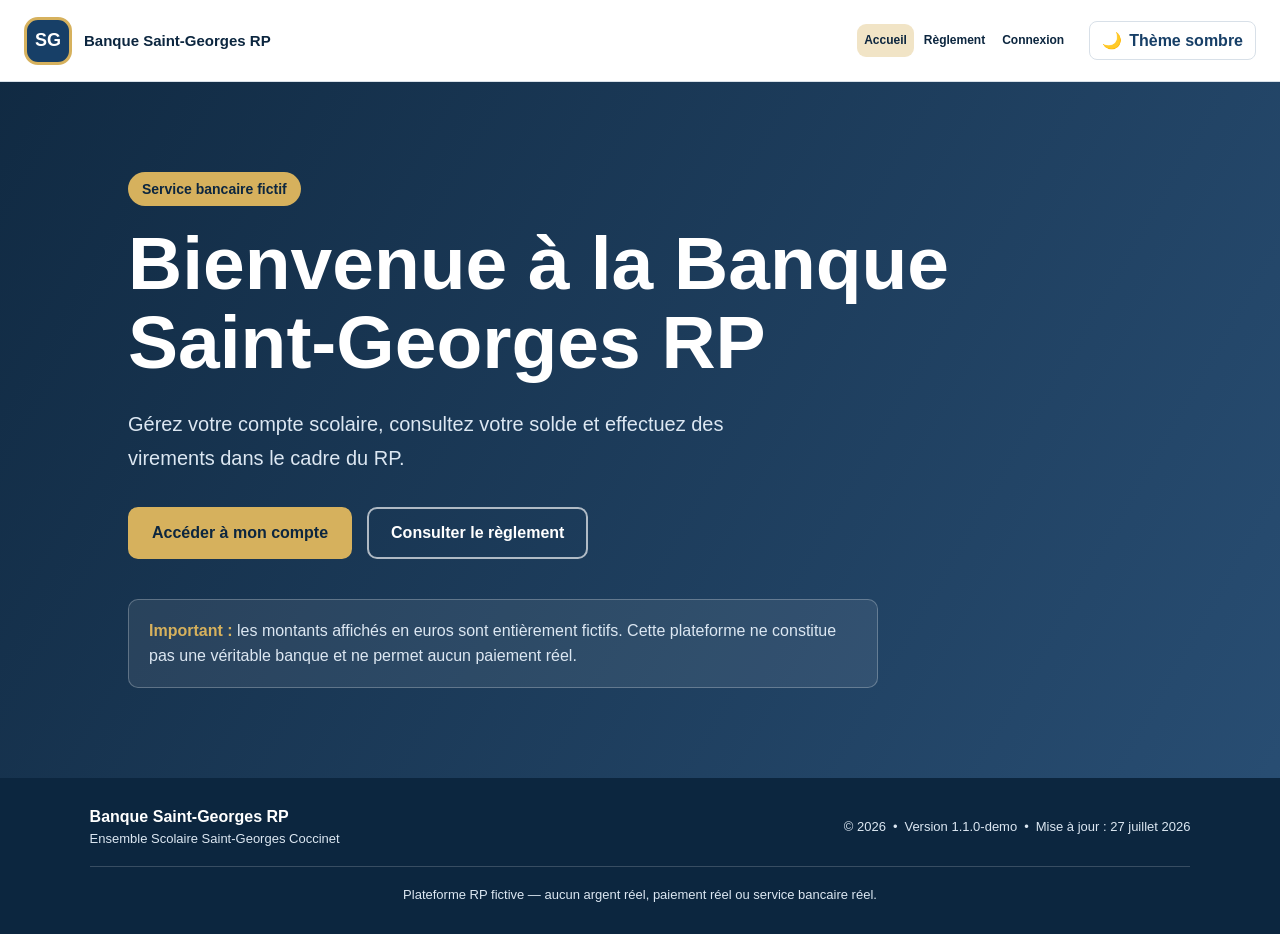
<file: index.html>
<!DOCTYPE html>
<html lang="fr">
<head>
    <meta charset="UTF-8">

    <meta
        name="viewport"
        content="width=device-width, initial-scale=1.0"
    >

    <meta
        name="description"
        content="Banque RP de l'Ensemble Scolaire Saint-Georges Coccinet"
    >

    <title>Banque Saint-Georges RP</title>

 <link rel="stylesheet" href="./style.css?v=28">
</head>

<body>
    <header>
        <div class="identite">
            <div class="logo">SG</div>

            <div>
                <strong>Banque Saint-Georges RP</strong>

                <p>
                    Ensemble Scolaire Saint-Georges Coccinet
                </p>
            </div>
        </div>

        <nav>
            <a href="./index.html">Accueil</a>
            <a href="./reglement.html">Règlement</a>
            <a href="./connexion.html">Connexion</a>
        </nav>
        <button
    class="bouton-theme"
    type="button"
    data-changer-theme
>
    <span aria-hidden="true">🌙</span>
    <span>Thème sombre</span>
</button>

    </header>

    <main>
        <section class="accueil">
            <p class="etiquette">
                Service bancaire fictif
            </p>

            <h1>
                Bienvenue à la Banque Saint-Georges RP
            </h1>

            <p class="description">
                Gérez votre compte scolaire, consultez votre solde
                et effectuez des virements dans le cadre du RP.
            </p>

            <div class="boutons">
                <a
                    class="bouton"
                    href="./connexion.html"
                >
                    Accéder à mon compte
                </a>

                <a
                    class="bouton secondaire"
                    href="./reglement.html"
                >
                    Consulter le règlement
                </a>
            </div>

            <div class="avertissement">
                <strong>Important :</strong>

                les montants affichés en euros sont entièrement fictifs.
                Cette plateforme ne constitue pas une véritable banque
                et ne permet aucun paiement réel.
            </div>
        </section>
    </main>

    <footer class="pied-page-site">
    <div class="contenu-pied-page">
        <div class="identite-pied-page">
            <strong>Banque Saint-Georges RP</strong>

            <span>
                Ensemble Scolaire Saint-Georges Coccinet
            </span>
        </div>

        <div class="informations-pied-page">
            <span>
                © <span data-annee-actuelle></span>
            </span>

            <span aria-hidden="true">•</span>

            <span>
                Version <span data-version-site></span>
            </span>

            <span aria-hidden="true">•</span>

            <span>
                Mise à jour :
                <span data-mise-a-jour-site></span>
            </span>
        </div>
    </div>

    <p class="mention-fictive-pied-page">
        Plateforme RP fictive — aucun argent réel,
        paiement réel ou service bancaire réel.
    </p>
</footer>


     <!-- Notifications et thème -->
    <script src="./notifications.js?v=3"></script>
    <script src="./theme.js?v=3"></script>

    <!-- Thème clair et sombre -->
<script src="./theme.js?v=3"></script>

<!-- Pied de page dynamique -->
<script src="./footer.js?v=3"></script>

    <!-- Retour en haut de la page -->
<script src="./retour-haut.js?v=1"></script>

    <!-- Progression de lecture -->
<script src="./progression-page.js?v=1"></script>

    <!-- Menu mobile -->
<script src="./menu-mobile.js?v=1"></script>

<!-- Navigation active -->
<script src="./navigation.js?v=3"></script>
</file>
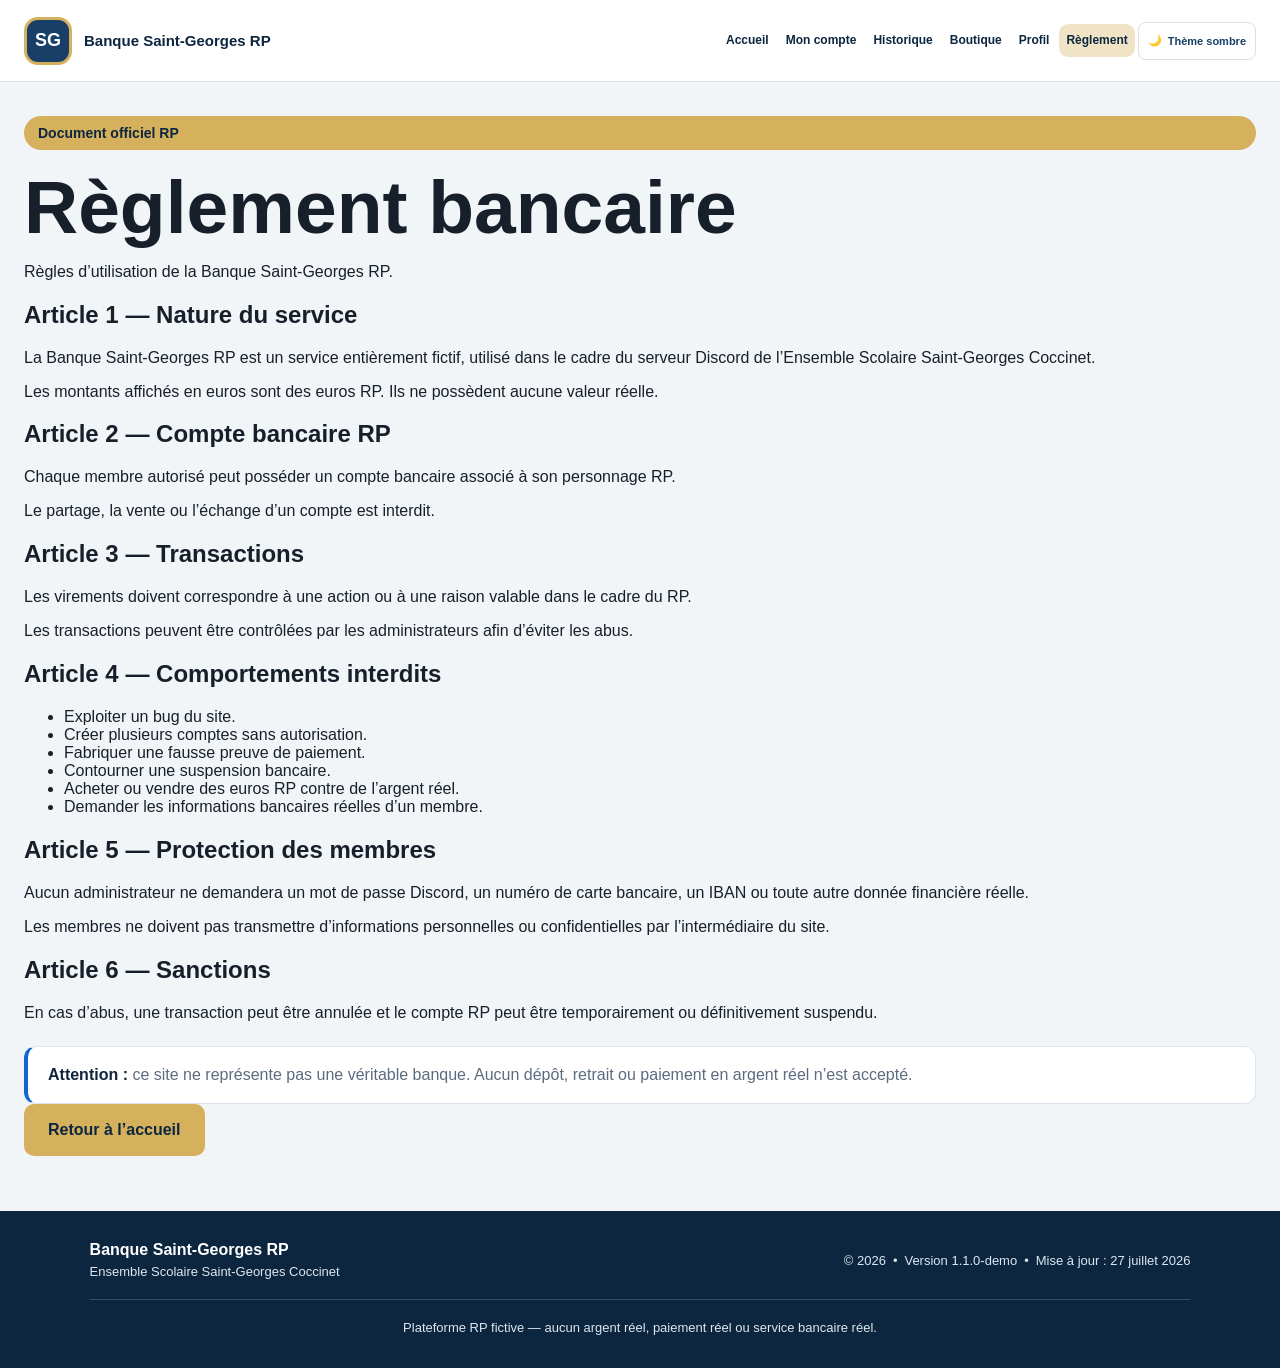
<file: reglement.html>
<!DOCTYPE html>
<html lang="fr">
<head>
    <meta charset="UTF-8">

    <meta
        name="viewport"
        content="width=device-width, initial-scale=1.0"
    >

    <meta
        name="description"
        content="Règlement de la Banque Saint-Georges RP"
    >

    <title>Règlement — Banque Saint-Georges RP</title>

   <link rel="stylesheet" href="./style.css?v=28">
</head>

<body>
    <header>
        <div class="identite">
            <div class="logo">SG</div>

            <div>
                <strong>Banque Saint-Georges RP</strong>

                <p>
                    Ensemble Scolaire Saint-Georges Coccinet
                </p>
            </div>
        </div>

        <nav>
            <a href="./index.html">Accueil</a>
            <a href="./dashboard.html">Mon compte</a>
            <a href="./historique.html">Historique</a>
            <a href="./boutique.html">Boutique</a>
            <a href="./profil.html">Profil</a>
            <a href="./reglement.html">Règlement</a>
            <button
    class="bouton-theme"
    type="button"
    data-changer-theme
>
    <span aria-hidden="true">🌙</span>
    <span>Thème sombre</span>
</button>

        </nav>
    </header>

    <main class="page-interieure">
        <section class="conteneur">
            <div class="titre-page">
                <p class="etiquette">Document officiel RP</p>

                <h1>Règlement bancaire</h1>

                <p>
                    Règles d’utilisation de la Banque Saint-Georges RP.
                </p>
            </div>

            <div class="bloc-reglement">
                <article>
                    <h2>Article 1 — Nature du service</h2>

                    <p>
                        La Banque Saint-Georges RP est un service entièrement
                        fictif, utilisé dans le cadre du serveur Discord de
                        l’Ensemble Scolaire Saint-Georges Coccinet.
                    </p>

                    <p>
                        Les montants affichés en euros sont des euros RP.
                        Ils ne possèdent aucune valeur réelle.
                    </p>
                </article>

                <article>
                    <h2>Article 2 — Compte bancaire RP</h2>

                    <p>
                        Chaque membre autorisé peut posséder un compte bancaire
                        associé à son personnage RP.
                    </p>

                    <p>
                        Le partage, la vente ou l’échange d’un compte est
                        interdit.
                    </p>
                </article>

                <article>
                    <h2>Article 3 — Transactions</h2>

                    <p>
                        Les virements doivent correspondre à une action ou à
                        une raison valable dans le cadre du RP.
                    </p>

                    <p>
                        Les transactions peuvent être contrôlées par les
                        administrateurs afin d’éviter les abus.
                    </p>
                </article>

                <article>
                    <h2>Article 4 — Comportements interdits</h2>

                    <ul>
                        <li>Exploiter un bug du site.</li>
                        <li>Créer plusieurs comptes sans autorisation.</li>
                        <li>Fabriquer une fausse preuve de paiement.</li>
                        <li>Contourner une suspension bancaire.</li>

                        <li>
                            Acheter ou vendre des euros RP contre de
                            l’argent réel.
                        </li>

                        <li>
                            Demander les informations bancaires réelles
                            d’un membre.
                        </li>
                    </ul>
                </article>

                <article>
                    <h2>Article 5 — Protection des membres</h2>

                    <p>
                        Aucun administrateur ne demandera un mot de passe
                        Discord, un numéro de carte bancaire, un IBAN ou
                        toute autre donnée financière réelle.
                    </p>

                    <p>
                        Les membres ne doivent pas transmettre d’informations
                        personnelles ou confidentielles par l’intermédiaire
                        du site.
                    </p>
                </article>

                <article>
                    <h2>Article 6 — Sanctions</h2>

                    <p>
                        En cas d’abus, une transaction peut être annulée et
                        le compte RP peut être temporairement ou définitivement
                        suspendu.
                    </p>
                </article>
            </div>

            <div class="encadre-important">
                <strong>Attention :</strong>

                ce site ne représente pas une véritable banque. Aucun dépôt,
                retrait ou paiement en argent réel n’est accepté.
            </div>

            <a class="bouton retour" href="./index.html">
                Retour à l’accueil
            </a>
        </section>
    </main>

    <footer class="pied-page-site">
    <div class="contenu-pied-page">
        <div class="identite-pied-page">
            <strong>
                Banque Saint-Georges RP
            </strong>

            <span>
                Ensemble Scolaire Saint-Georges Coccinet
            </span>
        </div>

        <div class="informations-pied-page">
            <span>
                © <span data-annee-actuelle></span>
            </span>

            <span aria-hidden="true">•</span>

            <span>
                Version
                <span data-version-site></span>
            </span>

            <span aria-hidden="true">•</span>

            <span>
                Mise à jour :
                <span data-mise-a-jour-site></span>
            </span>
        </div>
    </div>

    <p class="mention-fictive-pied-page">
        Plateforme RP fictive — aucun argent réel,
        paiement réel ou service bancaire réel.
    </p>
</footer>

    <!-- Notifications -->
    <script src="./notifications.js?v=3"></script>

    <!-- Thème clair et sombre -->
    <script src="./theme.js?v=3"></script>

    <!-- Pied de page dynamique -->
    <script src="./footer.js?v=3"></script>

    <!-- Retour en haut de la page -->
<script src="./retour-haut.js?v=1"></script>

    <!-- Progression de lecture -->
<script src="./progression-page.js?v=1"></script>

    <!-- Menu mobile -->
<script src="./menu-mobile.js?v=1"></script>

    <!-- Navigation active -->
    <script src="./navigation.js?v=3"></script>
</body>
</html>
</file>
<file: style.css>
:root {
    --bleu-principal: #173f67;
    --bleu-fonce: #0c263f;
    --dore: #d6b15d;
    --blanc: #ffffff;
    --texte: #17202a;
    --texte-clair: #dce7f2;
    --fond: #f2f5f8;
    --bordure: #d8e0e8;
}

* {
    box-sizing: border-box;
}

html {
    scroll-behavior: smooth;
}

body {
    min-height: 100vh;
    margin: 0;
    display: flex;
    flex-direction: column;
    color: var(--texte);
    background-color: var(--fond);
    font-family: Arial, Helvetica, sans-serif;
}

header {
    display: flex;
    justify-content: space-between;
    align-items: center;
    gap: 30px;
    padding: 18px 7%;
    background-color: var(--blanc);
    border-bottom: 1px solid var(--bordure);
}

.identite {
    display: flex;
    align-items: center;
    gap: 14px;
}

.identite strong {
    color: var(--bleu-fonce);
    font-size: 18px;
}

.identite p {
    margin: 4px 0 0;
    color: #647282;
    font-size: 13px;
}

.logo {
    display: grid;
    width: 52px;
    height: 52px;
    place-items: center;
    flex-shrink: 0;
    color: var(--blanc);
    background-color: var(--bleu-principal);
    border: 3px solid var(--dore);
    border-radius: 14px;
    font-size: 18px;
    font-weight: bold;
}

nav {
    display: flex;
    align-items: center;
    gap: 24px;
}

nav a {
    color: var(--bleu-fonce);
    text-decoration: none;
    font-weight: bold;
}

nav a:hover {
    color: var(--dore);
}

main {
    flex: 1;
}

.accueil {
    min-height: 650px;
    display: flex;
    flex-direction: column;
    justify-content: center;
    align-items: flex-start;
    padding: 90px 10%;
    color: var(--blanc);
    background:
        linear-gradient(
            120deg,
            rgba(12, 38, 63, 0.98),
            rgba(23, 63, 103, 0.92)
        );
}

.etiquette {
    margin: 0 0 18px;
    padding: 9px 14px;
    color: var(--bleu-fonce);
    background-color: var(--dore);
    border-radius: 50px;
    font-size: 14px;
    font-weight: bold;
}

h1 {
    max-width: 850px;
    margin: 0;
    font-size: clamp(42px, 7vw, 75px);
    line-height: 1.05;
}

.description {
    max-width: 680px;
    margin: 25px 0 0;
    color: var(--texte-clair);
    font-size: 20px;
    line-height: 1.7;
}

.boutons {
    display: flex;
    flex-wrap: wrap;
    gap: 15px;
    margin-top: 32px;
}

.bouton {
    display: inline-block;
    padding: 15px 22px;
    color: var(--bleu-fonce);
    background-color: var(--dore);
    border: 2px solid var(--dore);
    border-radius: 10px;
    text-decoration: none;
    font-weight: bold;
    transition:
        transform 0.2s ease,
        background-color 0.2s ease;
}

.bouton:hover {
    transform: translateY(-2px);
    background-color: #e7c979;
}

.bouton.secondaire {
    color: var(--blanc);
    background-color: transparent;
    border-color: rgba(255, 255, 255, 0.65);
}

.bouton.secondaire:hover {
    background-color: rgba(255, 255, 255, 0.1);
}

.avertissement {
    max-width: 750px;
    margin-top: 40px;
    padding: 18px 20px;
    color: var(--texte-clair);
    background-color: rgba(255, 255, 255, 0.08);
    border: 1px solid rgba(255, 255, 255, 0.25);
    border-radius: 10px;
    line-height: 1.6;
}

.avertissement strong {
    color: var(--dore);
}

footer {
    padding: 28px 7%;
    color: var(--texte-clair);
    text-align: center;
    background-color: var(--bleu-fonce);
}

footer p {
    margin: 6px 0;
}

@media (max-width: 700px) {
    header {
        flex-direction: column;
        text-align: center;
    }

    .identite {
        flex-direction: column;
    }

    nav {
        flex-wrap: wrap;
        justify-content: center;
    }

    .accueil {
        min-height: 600px;
        padding: 70px 7%;
        align-items: center;
        text-align: center;
    }

    .description {
        font-size: 17px;
    }
.page-interieure {
    padding: 70px 20px;
    background-color: var(--fond);
}

.conteneur {
    max-width: 950px;
    margin: 0 auto;
}

.titre-page {
    margin-bottom: 35px;
    padding: 40px;
    color: var(--blanc);
    background-color: var(--bleu-principal);
    border-radius: 18px;
}

.titre-page h1 {
    margin-top: 15px;
    font-size: clamp(36px, 6vw, 58px);
}

.titre-page > p:last-child {
    margin-bottom: 0;
    color: var(--texte-clair);
    font-size: 18px;
}

.bloc-reglement {
    padding: 20px 40px;
    background-color: var(--blanc);
    border: 1px solid var(--bordure);
    border-radius: 18px;
}

.bloc-reglement article {
    padding: 25px 0;
    border-bottom: 1px solid var(--bordure);
}

.bloc-reglement article:last-child {
    border-bottom: 0;
}

.bloc-reglement h2 {
    margin-top: 0;
    color: var(--bleu-principal);
}

.bloc-reglement p,
.bloc-reglement li {
    line-height: 1.7;
}

.bloc-reglement li {
    margin-bottom: 8px;
}

.encadre-important {
    margin-top: 25px;
    padding: 20px;
    color: #543d00;
    background-color: #fff3cd;
    border: 1px solid #e5c96f;
    border-radius: 10px;
    line-height: 1.6;
}

.retour {
    margin-top: 25px;
}

@media (max-width: 600px) {
    .page-interieure {
        padding: 35px 12px;
    }

    .titre-page,
    .bloc-reglement {
        padding: 25px 20px;
    }
}

    .boutons {
        justify-content: center;
    }
}
/* Tableau de bord */

.entete-dashboard {
    display: flex;
    justify-content: space-between;
    align-items: center;
    gap: 30px;
    margin-bottom: 30px;
}

.entete-dashboard h1 {
    margin: 8px 0;
    color: var(--bleu-fonce);
    font-size: clamp(34px, 5vw, 52px);
}

.entete-dashboard > div > p:last-child {
    margin-bottom: 0;
    color: #647282;
    font-size: 17px;
}

.petit-titre {
    margin: 0;
    color: var(--bleu-principal);
    font-size: 13px;
    font-weight: bold;
    letter-spacing: 1px;
    text-transform: uppercase;
}

.statut-compte {
    display: flex;
    align-items: center;
    gap: 9px;
    flex-shrink: 0;
    padding: 11px 16px;
    color: #12633e;
    background-color: #e3f6eb;
    border: 1px solid #acd8bd;
    border-radius: 50px;
    font-weight: bold;
}

.point-statut {
    width: 10px;
    height: 10px;
    background-color: #168851;
    border-radius: 50%;
}

.grille-dashboard {
    display: grid;
    grid-template-columns: 1.4fr 0.8fr;
    gap: 24px;
}

.carte-solde,
.carte-information,
.operations {
    border-radius: 18px;
    box-shadow: 0 10px 30px rgba(12, 38, 63, 0.08);
}

.carte-solde {
    padding: 36px;
    color: var(--blanc);
    background:
        linear-gradient(
            135deg,
            var(--bleu-fonce),
            var(--bleu-principal)
        );
}

.carte-solde > p {
    margin-top: 0;
    color: var(--texte-clair);
}

.carte-solde h2 {
    margin: 10px 0 30px;
    font-size: clamp(38px, 6vw, 58px);
}

.carte-solde h2 small {
    color: var(--dore);
    font-size: 17px;
}

.details-compte {
    display: flex;
    justify-content: space-between;
    gap: 20px;
    padding-top: 22px;
    border-top: 1px solid rgba(255, 255, 255, 0.22);
}

.details-compte span {
    color: var(--texte-clair);
}

.actions-compte {
    display: flex;
    flex-wrap: wrap;
    gap: 12px;
    margin-top: 30px;
}

.actions-compte .bouton {
    background-color: var(--dore);
}

.bouton-clair {
    display: inline-block;
    padding: 15px 22px;
    color: var(--blanc);
    background-color: transparent;
    border: 2px solid rgba(255, 255, 255, 0.5);
    border-radius: 10px;
    text-decoration: none;
    font-weight: bold;
}

.bouton-clair:hover {
    background-color: rgba(255, 255, 255, 0.1);
}

.carte-information {
    padding: 30px;
    background-color: var(--blanc);
    border: 1px solid var(--bordure);
}

.carte-information h2 {
    margin-top: 0;
    color: var(--bleu-principal);
}

.carte-information dl {
    margin: 0;
}

.carte-information dl div {
    padding: 18px 0;
    border-bottom: 1px solid var(--bordure);
}

.carte-information dl div:last-child {
    border-bottom: 0;
}

.carte-information dt {
    margin-bottom: 6px;
    color: #647282;
    font-size: 13px;
}

.carte-information dd {
    margin: 0;
    font-weight: bold;
}

.texte-vert {
    color: #168851;
}

.operations {
    margin-top: 30px;
    padding: 30px;
    background-color: var(--blanc);
    border: 1px solid var(--bordure);
}

.titre-section h2 {
    margin: 7px 0 25px;
    color: var(--bleu-fonce);
    font-size: 28px;
}

.liste-operations {
    border-top: 1px solid var(--bordure);
}

.ligne-operation {
    display: grid;
    grid-template-columns: auto 1fr auto auto;
    align-items: center;
    gap: 18px;
    padding: 20px 0;
    border-bottom: 1px solid var(--bordure);
}

.ligne-operation:last-child {
    border-bottom: 0;
}

.icone-operation {
    display: grid;
    width: 42px;
    height: 42px;
    place-items: center;
    border-radius: 12px;
    font-size: 22px;
    font-weight: bold;
}

.icone-operation.revenu {
    color: #12633e;
    background-color: #e3f6eb;
}

.icone-operation.depense {
    color: #9d3030;
    background-color: #fdeaea;
}

.description-operation {
    display: flex;
    flex-direction: column;
    gap: 5px;
}

.description-operation span,
.date-operation {
    color: #647282;
    font-size: 14px;
}

.montant {
    min-width: 100px;
    text-align: right;
}

.montant.positif {
    color: #168851;
}

.montant.negatif {
    color: #b13a3a;
}

@media (max-width: 800px) {
    .entete-dashboard {
        flex-direction: column;
        align-items: flex-start;
    }

    .grille-dashboard {
        grid-template-columns: 1fr;
    }

    .ligne-operation {
        grid-template-columns: auto 1fr auto;
    }

    .date-operation {
        display: none;
    }
}

@media (max-width: 520px) {
    .carte-solde,
    .carte-information,
    .operations {
        padding: 22px;
    }

    .details-compte {
        flex-direction: column;
    }

    .ligne-operation {
        grid-template-columns: auto 1fr;
    }

    .montant {
        grid-column: 2;
        min-width: auto;
        text-align: left;
    }
}
/* Page de virement */

.entete-virement {
    display: flex;
    justify-content: space-between;
    align-items: center;
    gap: 30px;
    margin-bottom: 30px;
}

.entete-virement h1 {
    margin: 8px 0;
    color: var(--bleu-fonce);
    font-size: clamp(34px, 5vw, 52px);
}

.entete-virement > div > p:last-child {
    margin-bottom: 0;
    color: #647282;
    font-size: 17px;
}

.retour-dashboard {
    flex-shrink: 0;
    color: var(--bleu-principal);
    text-decoration: none;
    font-weight: bold;
}

.retour-dashboard:hover {
    text-decoration: underline;
}

.grille-virement {
    display: grid;
    grid-template-columns: 1.3fr 0.7fr;
    align-items: start;
    gap: 24px;
}

.formulaire-virement,
.aide-virement {
    padding: 32px;
    background-color: var(--blanc);
    border: 1px solid var(--bordure);
    border-radius: 18px;
    box-shadow: 0 10px 30px rgba(12, 38, 63, 0.08);
}

.solde-formulaire {
    display: flex;
    justify-content: space-between;
    align-items: center;
    gap: 20px;
    margin-bottom: 30px;
    padding: 20px;
    color: var(--blanc);
    background:
        linear-gradient(
            135deg,
            var(--bleu-fonce),
            var(--bleu-principal)
        );
    border-radius: 12px;
}

.solde-formulaire span {
    color: var(--texte-clair);
}

.solde-formulaire strong {
    color: var(--dore);
    font-size: 21px;
}

.champ {
    margin-bottom: 24px;
}

.champ label {
    display: block;
    margin-bottom: 9px;
    color: var(--bleu-fonce);
    font-weight: bold;
}

.champ input,
.champ textarea {
    width: 100%;
    padding: 14px 15px;
    color: var(--texte);
    background-color: #fbfcfd;
    border: 1px solid #bdc8d3;
    border-radius: 9px;
    font: inherit;
    outline: none;
    transition:
        border-color 0.2s ease,
        box-shadow 0.2s ease;
}

.champ textarea {
    min-height: 115px;
    resize: vertical;
}

.champ input:focus,
.champ textarea:focus {
    border-color: var(--bleu-principal);
    box-shadow: 0 0 0 3px rgba(23, 63, 103, 0.14);
}

.champ small {
    display: block;
    margin-top: 7px;
    color: #647282;
    line-height: 1.4;
}

.champ-montant {
    position: relative;
}

.champ-montant input {
    padding-right: 75px;
}

.champ-montant span {
    position: absolute;
    top: 50%;
    right: 15px;
    color: var(--bleu-principal);
    font-weight: bold;
    transform: translateY(-50%);
}

.confirmation-reglement {
    display: flex;
    align-items: flex-start;
    gap: 11px;
    margin-bottom: 24px;
    line-height: 1.5;
    cursor: pointer;
}

.confirmation-reglement input {
    width: 18px;
    height: 18px;
    margin-top: 2px;
    flex-shrink: 0;
    accent-color: var(--bleu-principal);
}

.bouton-validation {
    width: 100%;
    cursor: pointer;
    font: inherit;
}

.note-formulaire {
    margin: 16px 0 0;
    color: #647282;
    text-align: center;
    font-size: 13px;
    line-height: 1.5;
}

.aide-virement h2 {
    margin-top: 0;
    color: var(--bleu-principal);
}

.aide-virement ul {
    margin: 20px 0;
    padding-left: 22px;
}

.aide-virement li {
    margin-bottom: 14px;
    line-height: 1.6;
}

.limite-virement {
    display: flex;
    flex-direction: column;
    gap: 7px;
    margin-top: 25px;
    padding: 18px;
    background-color: #eef4fa;
    border-left: 4px solid var(--bleu-principal);
    border-radius: 8px;
}

.limite-virement span {
    color: #647282;
    font-size: 13px;
}

.limite-virement strong {
    color: var(--bleu-fonce);
}

@media (max-width: 800px) {
    .entete-virement {
        flex-direction: column;
        align-items: flex-start;
    }

    .grille-virement {
        grid-template-columns: 1fr;
    }
}

@media (max-width: 520px) {
    .formulaire-virement,
    .aide-virement {
        padding: 22px;
    }

    .solde-formulaire {
        flex-direction: column;
        align-items: flex-start;
    }
}
/* Résultat de la vérification du virement */

.message-virement {
    display: flex;
    flex-direction: column;
    gap: 9px;
    margin-top: 22px;
    padding: 18px;
    border-radius: 10px;
    line-height: 1.5;
}

.message-virement.erreur {
    color: #812828;
    background-color: #fdeaea;
    border: 1px solid #e5aaaa;
}

.message-virement.succes {
    color: #125b39;
    background-color: #e3f6eb;
    border: 1px solid #acd8bd;
}

.message-virement > strong {
    font-size: 18px;
}

.message-virement span {
    display: block;
}

.message-virement em {
    margin-top: 5px;
    font-size: 13px;
}
/* Confirmation et reçu du virement */

.confirmer-virement {
    margin-top: 12px;
    cursor: pointer;
}

.confirmer-virement:disabled {
    cursor: wait;
    opacity: 0.65;
}

.message-virement.succes-final {
    color: #ffffff;
    background:
        linear-gradient(
            135deg,
            #125b39,
            #168851
        );
    border: 1px solid #0e5332;
}

.message-virement.succes-final em {
    color: #d9f5e6;
}
/* Page d’historique */

.entete-historique {
    display: flex;
    justify-content: space-between;
    align-items: center;
    gap: 30px;
    margin-bottom: 30px;
}

.entete-historique h1 {
    margin: 8px 0;
    color: var(--bleu-fonce);
    font-size: clamp(34px, 5vw, 52px);
}

.entete-historique > div > p:last-child {
    margin-bottom: 0;
    color: #647282;
    font-size: 17px;
}

.resume-historique {
    display: grid;
    grid-template-columns: repeat(3, 1fr);
    gap: 20px;
    margin-bottom: 30px;
}

.resume-historique article {
    display: flex;
    flex-direction: column;
    gap: 10px;
    padding: 25px;
    background-color: var(--blanc);
    border: 1px solid var(--bordure);
    border-radius: 14px;
    box-shadow: 0 8px 25px rgba(12, 38, 63, 0.06);
}

.resume-historique span {
    color: #647282;
    font-size: 14px;
}

.resume-historique strong {
    color: var(--bleu-fonce);
    font-size: 22px;
}

.resume-historique .texte-vert {
    color: #168851;
}

.resume-historique .texte-rouge {
    color: #b13a3a;
}

.historique-complet {
    padding: 30px;
    background-color: var(--blanc);
    border: 1px solid var(--bordure);
    border-radius: 18px;
    box-shadow: 0 10px 30px rgba(12, 38, 63, 0.08);
}

@media (max-width: 800px) {
    .entete-historique {
        flex-direction: column;
        align-items: flex-start;
    }

    .resume-historique {
        grid-template-columns: 1fr;
    }
}

@media (max-width: 520px) {
    .historique-complet {
        padding: 22px;
    }

    .resume-historique article {
        padding: 20px;
    }
}
/* Page de connexion */

.page-connexion {
    min-height: 700px;
    display: grid;
    place-items: center;
    padding: 70px 20px;
    background:
        radial-gradient(
            circle at top left,
            rgba(214, 177, 93, 0.18),
            transparent 35%
        ),
        linear-gradient(
            135deg,
            var(--bleu-fonce),
            var(--bleu-principal)
        );
}

.carte-connexion {
    width: 100%;
    max-width: 520px;
    padding: 42px;
    text-align: center;
    background-color: var(--blanc);
    border: 1px solid rgba(255, 255, 255, 0.35);
    border-radius: 22px;
    box-shadow: 0 24px 65px rgba(0, 0, 0, 0.25);
}

.icone-connexion {
    display: grid;
    width: 75px;
    height: 75px;
    margin: 0 auto 24px;
    place-items: center;
    color: var(--blanc);
    background-color: var(--bleu-principal);
    border: 4px solid var(--dore);
    border-radius: 20px;
    font-size: 24px;
    font-weight: bold;
}

.carte-connexion h1 {
    margin: 10px 0 15px;
    color: var(--bleu-fonce);
    font-size: 46px;
}

.description-connexion {
    margin: 0 auto 28px;
    color: #647282;
    line-height: 1.7;
}

.bouton-discord {
    width: 100%;
    display: flex;
    justify-content: center;
    align-items: center;
    gap: 12px;
    padding: 15px 20px;
    color: #ffffff;
    background-color: #5865f2;
    border: 0;
    border-radius: 10px;
    cursor: pointer;
    font: inherit;
    font-weight: bold;
    transition:
        background-color 0.2s ease,
        transform 0.2s ease;
}

.bouton-discord:hover {
    background-color: #4752c4;
    transform: translateY(-2px);
}

.logo-discord {
    font-size: 22px;
}

.message-connexion {
    margin-top: 18px;
    padding: 15px;
    color: #543d00;
    background-color: #fff3cd;
    border: 1px solid #e5c96f;
    border-radius: 9px;
    line-height: 1.5;
}

.message-connexion[hidden] {
    display: none;
}

.separation {
    display: flex;
    align-items: center;
    gap: 15px;
    margin: 28px 0;
    color: #647282;
    font-size: 13px;
}

.separation::before,
.separation::after {
    height: 1px;
    flex: 1;
    content: "";
    background-color: var(--bordure);
}

.securite-connexion {
    margin: 0;
    padding-left: 23px;
    color: #526170;
    text-align: left;
}

.securite-connexion li {
    margin-bottom: 12px;
    line-height: 1.5;
}

.lien-retour {
    display: inline-block;
    margin-top: 18px;
    color: var(--bleu-principal);
    text-decoration: none;
    font-weight: bold;
}

.lien-retour:hover {
    text-decoration: underline;
}

@media (max-width: 520px) {
    .page-connexion {
        padding: 35px 12px;
    }

    .carte-connexion {
        padding: 30px 22px;
    }

    .carte-connexion h1 {
        font-size: 38px;
    }
}
/* Page de profil */

.entete-profil {
    display: flex;
    justify-content: space-between;
    align-items: center;
    gap: 30px;
    margin-bottom: 30px;
}

.entete-profil h1 {
    margin: 8px 0;
    color: var(--bleu-fonce);
    font-size: clamp(34px, 5vw, 52px);
}

.entete-profil > div > p:last-child {
    margin-bottom: 0;
    color: #647282;
    font-size: 17px;
}

.grille-profil {
    display: grid;
    grid-template-columns: 0.65fr 1.35fr;
    align-items: start;
    gap: 24px;
}

.carte-identite-profil,
.informations-profil,
.securite-profil {
    background-color: var(--blanc);
    border: 1px solid var(--bordure);
    border-radius: 18px;
    box-shadow: 0 10px 30px rgba(12, 38, 63, 0.08);
}

.carte-identite-profil {
    padding: 35px;
    text-align: center;
}

.avatar-profil {
    display: grid;
    width: 110px;
    height: 110px;
    margin: 0 auto 22px;
    place-items: center;
    color: var(--blanc);
    background:
        linear-gradient(
            135deg,
            var(--bleu-fonce),
            var(--bleu-principal)
        );
    border: 5px solid var(--dore);
    border-radius: 50%;
    font-size: 34px;
    font-weight: bold;
    box-shadow: 0 10px 25px rgba(12, 38, 63, 0.18);
}

.carte-identite-profil h2 {
    margin: 0;
    color: var(--bleu-fonce);
    font-size: 28px;
}

.role-profil {
    margin: 8px 0 20px;
    color: #647282;
    font-size: 17px;
}

.badge-compte-actif {
    display: inline-flex;
    align-items: center;
    gap: 9px;
    padding: 10px 15px;
    color: #12633e;
    background-color: #e3f6eb;
    border: 1px solid #acd8bd;
    border-radius: 50px;
    font-weight: bold;
}

.mention-demo {
    margin: 20px 0 0;
    color: #7c8793;
    font-size: 13px;
}

.informations-profil {
    padding: 32px;
}

.titre-carte-profil {
    padding-bottom: 22px;
    border-bottom: 1px solid var(--bordure);
}

.titre-carte-profil h2 {
    margin: 7px 0 0;
    color: var(--bleu-fonce);
    font-size: 28px;
}

.liste-informations-profil {
    margin: 0;
}

.liste-informations-profil > div {
    display: grid;
    grid-template-columns: 1fr 1fr;
    gap: 25px;
    padding: 19px 0;
    border-bottom: 1px solid var(--bordure);
}

.liste-informations-profil > div:last-child {
    border-bottom: 0;
}

.liste-informations-profil dt {
    color: #647282;
}

.liste-informations-profil dd {
    margin: 0;
    color: var(--bleu-fonce);
    text-align: right;
    font-weight: bold;
}

.liste-informations-profil dd.texte-vert {
    color: #168851;
}

.securite-profil {
    display: flex;
    justify-content: space-between;
    align-items: center;
    gap: 35px;
    margin-top: 30px;
    padding: 30px;
}

.securite-profil h2 {
    margin: 7px 0 10px;
    color: var(--bleu-fonce);
}

.securite-profil div > p:last-child {
    max-width: 660px;
    margin-bottom: 0;
    color: #647282;
    line-height: 1.6;
}

.bouton-deconnexion {
    flex-shrink: 0;
    padding: 13px 19px;
    color: #9d3030;
    background-color: #fdeaea;
    border: 1px solid #e5aaaa;
    border-radius: 9px;
    text-decoration: none;
    font-weight: bold;
    transition:
        color 0.2s ease,
        background-color 0.2s ease;
}

.bouton-deconnexion:hover {
    color: #ffffff;
    background-color: #b13a3a;
}

@media (max-width: 800px) {
    .entete-profil {
        flex-direction: column;
        align-items: flex-start;
    }

    .grille-profil {
        grid-template-columns: 1fr;
    }

    .securite-profil {
        flex-direction: column;
        align-items: flex-start;
    }
}

@media (max-width: 520px) {
    .carte-identite-profil,
    .informations-profil,
    .securite-profil {
        padding: 22px;
    }

    .liste-informations-profil > div {
        grid-template-columns: 1fr;
        gap: 7px;
    }

    .liste-informations-profil dd {
        text-align: left;
    }
}
/* Page de la boutique */

.entete-boutique {
    display: flex;
    justify-content: space-between;
    align-items: center;
    gap: 30px;
    margin-bottom: 30px;
}

.entete-boutique h1 {
    margin: 8px 0;
    color: var(--bleu-fonce);
    font-size: clamp(34px, 5vw, 52px);
}

.entete-boutique > div:first-child > p:last-child {
    margin-bottom: 0;
    color: #647282;
    font-size: 17px;
}

.solde-boutique {
    display: flex;
    flex-direction: column;
    gap: 7px;
    flex-shrink: 0;
    padding: 18px 22px;
    color: var(--blanc);
    background:
        linear-gradient(
            135deg,
            var(--bleu-fonce),
            var(--bleu-principal)
        );
    border: 2px solid var(--dore);
    border-radius: 14px;
    box-shadow: 0 8px 25px rgba(12, 38, 63, 0.14);
}

.solde-boutique span {
    color: var(--texte-clair);
    font-size: 13px;
}

.solde-boutique strong {
    color: var(--dore);
    font-size: 22px;
}

.filtres-boutique {
    display: flex;
    flex-wrap: wrap;
    gap: 10px;
    margin-bottom: 28px;
}

.filtre {
    padding: 11px 17px;
    color: var(--bleu-principal);
    background-color: var(--blanc);
    border: 1px solid var(--bordure);
    border-radius: 50px;
    cursor: pointer;
    font: inherit;
    font-weight: bold;
    transition:
        color 0.2s ease,
        background-color 0.2s ease,
        border-color 0.2s ease;
}

.filtre:hover,
.filtre.actif {
    color: var(--blanc);
    background-color: var(--bleu-principal);
    border-color: var(--bleu-principal);
}

.grille-boutique {
    display: grid;
    grid-template-columns: repeat(3, 1fr);
    gap: 24px;
}

.article-boutique {
    display: flex;
    flex-direction: column;
    overflow: hidden;
    background-color: var(--blanc);
    border: 1px solid var(--bordure);
    border-radius: 18px;
    box-shadow: 0 10px 30px rgba(12, 38, 63, 0.08);
    transition:
        transform 0.2s ease,
        box-shadow 0.2s ease;
}

.article-boutique:hover {
    transform: translateY(-5px);
    box-shadow: 0 16px 38px rgba(12, 38, 63, 0.14);
}

.illustration-article {
    display: grid;
    min-height: 150px;
    place-items: center;
    background:
        linear-gradient(
            135deg,
            #eaf0f6,
            #f8fafc
        );
    border-bottom: 1px solid var(--bordure);
    font-size: 64px;
}

.contenu-article {
    display: flex;
    flex: 1;
    flex-direction: column;
    padding: 25px;
}

.categorie-article {
    align-self: flex-start;
    padding: 6px 10px;
    color: var(--bleu-principal);
    background-color: #eaf0f6;
    border-radius: 50px;
    font-size: 12px;
    font-weight: bold;
    text-transform: uppercase;
}

.contenu-article h2 {
    margin: 16px 0 10px;
    color: var(--bleu-fonce);
    font-size: 23px;
}

.contenu-article p {
    flex: 1;
    margin: 0;
    color: #647282;
    line-height: 1.6;
}

.achat-article {
    display: flex;
    justify-content: space-between;
    align-items: center;
    gap: 14px;
    margin-top: 25px;
    padding-top: 20px;
    border-top: 1px solid var(--bordure);
}

.achat-article > strong {
    color: var(--bleu-principal);
    font-size: 19px;
}

.bouton-achat {
    padding: 11px 16px;
    color: var(--bleu-fonce);
    background-color: var(--dore);
    border: 0;
    border-radius: 9px;
    cursor: pointer;
    font: inherit;
    font-weight: bold;
    transition:
        background-color 0.2s ease,
        transform 0.2s ease;
}

.bouton-achat:hover {
    background-color: #e7c979;
    transform: translateY(-2px);
}

@media (max-width: 1000px) {
    .grille-boutique {
        grid-template-columns: repeat(2, 1fr);
    }
}

@media (max-width: 700px) {
    .entete-boutique {
        flex-direction: column;
        align-items: flex-start;
    }

    .solde-boutique {
        width: 100%;
    }

    .grille-boutique {
        grid-template-columns: 1fr;
    }
}

@media (max-width: 420px) {
    .achat-article {
        flex-direction: column;
        align-items: flex-start;
    }

    .bouton-achat {
        width: 100%;
    }
}
.article-boutique[hidden] {
    display: none;
}
/* Fenêtre de confirmation d’achat */

body.modal-ouverte {
    overflow: hidden;
}

.arriere-plan-modal {
    position: fixed;
    z-index: 1000;
    inset: 0;
    display: grid;
    place-items: center;
    padding: 20px;
    background-color: rgba(6, 20, 33, 0.72);
    backdrop-filter: blur(4px);
}

.modal-achat {
    position: relative;
    width: 100%;
    max-width: 510px;
    max-height: calc(100vh - 40px);
    overflow-y: auto;
    padding: 38px;
    text-align: center;
    background-color: var(--blanc);
    border: 2px solid var(--dore);
    border-radius: 20px;
    box-shadow: 0 25px 70px rgba(0, 0, 0, 0.35);
}

.modal-achat h2 {
    margin: 8px 0 20px;
    color: var(--bleu-fonce);
    font-size: 30px;
}

.fermer-modal {
    position: absolute;
    top: 15px;
    right: 17px;
    display: grid;
    width: 35px;
    height: 35px;
    place-items: center;
    color: #647282;
    background-color: #edf1f5;
    border: 0;
    border-radius: 50%;
    cursor: pointer;
    font-size: 24px;
}

.fermer-modal:hover {
    color: #ffffff;
    background-color: #b13a3a;
}

.icone-modal-achat,
.icone-succes-achat {
    display: grid;
    width: 72px;
    height: 72px;
    margin: 0 auto 20px;
    place-items: center;
    border-radius: 50%;
    font-size: 34px;
}

.icone-modal-achat {
    background-color: #eef4fa;
}

.icone-succes-achat {
    color: #ffffff;
    background-color: #168851;
    font-weight: bold;
}

.resume-achat {
    display: flex;
    justify-content: space-between;
    gap: 20px;
    margin: 22px 0;
    padding: 18px;
    text-align: left;
    background-color: #eef4fa;
    border-left: 4px solid var(--bleu-principal);
    border-radius: 9px;
}

.resume-achat strong {
    color: var(--bleu-principal);
}

.avertissement-modal {
    color: #647282;
    font-size: 14px;
    line-height: 1.6;
}

.actions-modal {
    display: grid;
    grid-template-columns: 1fr 1fr;
    gap: 12px;
    margin-top: 25px;
}

.bouton-annuler-achat,
.bouton-confirmer-achat {
    padding: 13px 17px;
    border-radius: 9px;
    cursor: pointer;
    font: inherit;
    font-weight: bold;
}

.bouton-annuler-achat {
    color: var(--bleu-principal);
    background-color: #ffffff;
    border: 1px solid var(--bordure);
}

.bouton-confirmer-achat {
    color: var(--bleu-fonce);
    background-color: var(--dore);
    border: 1px solid var(--dore);
}

.bouton-confirmer-achat:hover {
    background-color: #e7c979;
}

.bouton-confirmer-achat:disabled {
    cursor: wait;
    opacity: 0.65;
}

.recu-achat {
    margin: 25px 0;
    text-align: left;
    border-top: 1px solid var(--bordure);
}

.recu-achat > div {
    display: grid;
    grid-template-columns: 0.7fr 1.3fr;
    gap: 20px;
    padding: 14px 0;
    border-bottom: 1px solid var(--bordure);
}

.recu-achat span {
    color: #647282;
}

.recu-achat strong {
    text-align: right;
    overflow-wrap: anywhere;
}

#terminer-achat {
    width: 100%;
    margin-top: 10px;
}

@media (max-width: 520px) {
    .modal-achat {
        padding: 32px 22px;
    }

    .actions-modal {
        grid-template-columns: 1fr;
    }

    .resume-achat {
        flex-direction: column;
    }

    .recu-achat > div {
        grid-template-columns: 1fr;
        gap: 6px;
    }

    .recu-achat strong {
        text-align: left;
    }
}
/* Page d’administration */

.entete-admin {
    display: flex;
    justify-content: space-between;
    align-items: center;
    gap: 30px;
    margin-bottom: 25px;
}

.entete-admin h1 {
    margin: 8px 0;
    color: var(--bleu-fonce);
    font-size: clamp(34px, 5vw, 52px);
}

.entete-admin > div:first-child > p:last-child {
    margin-bottom: 0;
    color: #647282;
    font-size: 17px;
}

.badge-administrateur {
    flex-shrink: 0;
    padding: 11px 17px;
    color: #6b4e00;
    background-color: #fff3cd;
    border: 1px solid #e5c96f;
    border-radius: 50px;
    font-weight: bold;
}

.avertissement-admin {
    margin-bottom: 30px;
    padding: 18px 20px;
    color: #812828;
    background-color: #fdeaea;
    border: 1px solid #e5aaaa;
    border-left: 5px solid #b13a3a;
    border-radius: 10px;
    line-height: 1.6;
}

.statistiques-admin {
    display: grid;
    grid-template-columns: repeat(4, 1fr);
    gap: 20px;
    margin-bottom: 30px;
}

.statistiques-admin article {
    display: flex;
    flex-direction: column;
    gap: 9px;
    padding: 24px;
    background-color: var(--blanc);
    border: 1px solid var(--bordure);
    border-radius: 15px;
    box-shadow: 0 8px 25px rgba(12, 38, 63, 0.06);
}

.statistiques-admin span {
    color: #647282;
    font-size: 14px;
}

.statistiques-admin strong {
    color: var(--bleu-fonce);
    font-size: 27px;
}

.statistiques-admin strong.texte-rouge {
    color: #b13a3a;
}

.statistiques-admin small {
    color: #7c8793;
    line-height: 1.4;
}

.actions-admin,
.tableau-admin {
    margin-bottom: 30px;
    padding: 30px;
    background-color: var(--blanc);
    border: 1px solid var(--bordure);
    border-radius: 18px;
    box-shadow: 0 10px 30px rgba(12, 38, 63, 0.08);
}

.grille-actions-admin {
    display: grid;
    grid-template-columns: repeat(2, 1fr);
    gap: 16px;
}

.action-admin {
    display: flex;
    align-items: center;
    gap: 16px;
    padding: 20px;
    color: var(--texte);
    text-align: left;
    background-color: #f8fafc;
    border: 1px solid var(--bordure);
    border-radius: 12px;
    cursor: pointer;
    font: inherit;
    transition:
        border-color 0.2s ease,
        background-color 0.2s ease,
        transform 0.2s ease;
}

.action-admin:hover {
    background-color: #eef4fa;
    border-color: var(--bleu-principal);
    transform: translateY(-2px);
}

.action-admin > span {
    display: grid;
    width: 50px;
    height: 50px;
    place-items: center;
    flex-shrink: 0;
    background-color: #eaf0f6;
    border-radius: 12px;
    font-size: 25px;
}

.action-admin div {
    display: flex;
    flex-direction: column;
    gap: 5px;
}

.action-admin strong {
    color: var(--bleu-fonce);
    font-size: 16px;
}

.action-admin small {
    color: #647282;
    line-height: 1.4;
}

.message-action-admin {
    margin-top: 20px;
    padding: 16px;
    color: #543d00;
    background-color: #fff3cd;
    border: 1px solid #e5c96f;
    border-radius: 9px;
    line-height: 1.5;
}

.message-action-admin[hidden] {
    display: none;
}

.entete-tableau-admin {
    display: flex;
    justify-content: space-between;
    align-items: end;
    gap: 25px;
    margin-bottom: 22px;
}

.entete-tableau-admin h2 {
    margin: 7px 0 0;
    color: var(--bleu-fonce);
    font-size: 28px;
}

.entete-tableau-admin input {
    width: 100%;
    max-width: 320px;
    padding: 12px 14px;
    color: var(--texte);
    background-color: #fbfcfd;
    border: 1px solid #bdc8d3;
    border-radius: 9px;
    font: inherit;
    outline: none;
}

.entete-tableau-admin input:focus {
    border-color: var(--bleu-principal);
    box-shadow: 0 0 0 3px rgba(23, 63, 103, 0.14);
}

.tableau-defilant {
    overflow-x: auto;
}

.tableau-admin table {
    width: 100%;
    border-collapse: collapse;
    white-space: nowrap;
}

.tableau-admin th,
.tableau-admin td {
    padding: 16px;
    text-align: left;
    border-bottom: 1px solid var(--bordure);
}

.tableau-admin th {
    color: #526170;
    background-color: #f5f8fa;
    font-size: 13px;
    text-transform: uppercase;
}

.tableau-admin tbody tr:hover {
    background-color: #f8fafc;
}

.statut-tableau {
    display: inline-block;
    padding: 7px 11px;
    border-radius: 50px;
    font-size: 12px;
    font-weight: bold;
}

.statut-tableau.actif {
    color: #12633e;
    background-color: #e3f6eb;
}

.statut-tableau.suspendu {
    color: #812828;
    background-color: #fdeaea;
}

@media (max-width: 1050px) {
    .statistiques-admin {
        grid-template-columns: repeat(2, 1fr);
    }
}

@media (max-width: 750px) {
    .entete-admin {
        flex-direction: column;
        align-items: flex-start;
    }

    .grille-actions-admin {
        grid-template-columns: 1fr;
    }

    .entete-tableau-admin {
        flex-direction: column;
        align-items: flex-start;
    }

    .entete-tableau-admin input {
        max-width: none;
    }
}

@media (max-width: 520px) {
    .statistiques-admin {
        grid-template-columns: 1fr;
    }

    .actions-admin,
    .tableau-admin {
        padding: 22px;
    }

    .action-admin {
        align-items: flex-start;
        padding: 16px;
    }
}
/* Page d’erreur 404 */

.page-erreur {
    min-height: 700px;
    display: grid;
    place-items: center;
    padding: 70px 20px;
    background:
        radial-gradient(
            circle at top left,
            rgba(214, 177, 93, 0.18),
            transparent 35%
        ),
        linear-gradient(
            135deg,
            var(--bleu-fonce),
            var(--bleu-principal)
        );
}

.carte-erreur {
    width: 100%;
    max-width: 690px;
    padding: 50px;
    text-align: center;
    background-color: var(--blanc);
    border: 2px solid var(--dore);
    border-radius: 24px;
    box-shadow: 0 25px 70px rgba(0, 0, 0, 0.3);
}

.code-erreur {
    color: var(--dore);
    font-size: clamp(85px, 18vw, 150px);
    font-weight: bold;
    line-height: 0.9;
    text-shadow: 4px 4px 0 var(--bleu-fonce);
}

.carte-erreur .petit-titre {
    margin-top: 32px;
}

.carte-erreur h1 {
    max-width: none;
    margin: 10px 0 18px;
    color: var(--bleu-fonce);
    font-size: clamp(34px, 6vw, 52px);
}

.description-erreur {
    max-width: 520px;
    margin: 0 auto;
    color: #647282;
    font-size: 17px;
    line-height: 1.7;
}

.actions-erreur {
    display: flex;
    justify-content: center;
    flex-wrap: wrap;
    gap: 13px;
    margin-top: 30px;
}

.bouton-retour-erreur {
    padding: 15px 22px;
    color: var(--bleu-principal);
    background-color: var(--blanc);
    border: 2px solid var(--bleu-principal);
    border-radius: 10px;
    cursor: pointer;
    font: inherit;
    font-weight: bold;
    transition:
        color 0.2s ease,
        background-color 0.2s ease,
        transform 0.2s ease;
}

.bouton-retour-erreur:hover {
    color: var(--blanc);
    background-color: var(--bleu-principal);
    transform: translateY(-2px);
}

.information-erreur {
    margin-top: 32px;
    padding: 17px;
    color: #526170;
    background-color: #eef4fa;
    border-left: 4px solid var(--bleu-principal);
    border-radius: 9px;
    line-height: 1.6;
}

.information-erreur strong {
    color: var(--bleu-fonce);
}

@media (max-width: 520px) {
    .page-erreur {
        padding: 35px 12px;
    }

    .carte-erreur {
        padding: 40px 22px;
    }

    .actions-erreur {
        flex-direction: column;
    }

    .actions-erreur .bouton,
    .bouton-retour-erreur {
        width: 100%;
    }
}
/* Page active dans le menu de navigation */

nav a {
    padding: 9px 12px;
    border-radius: 8px;
    transition:
        color 0.2s ease,
        background-color 0.2s ease;
}

nav a.page-active {
    color: var(--bleu-fonce);
    background-color: rgba(214, 177, 93, 0.35);
}

nav a.page-active:hover {
    color: var(--bleu-fonce);
    background-color: rgba(214, 177, 93, 0.55);
}
/* Bouton de déconnexion */

button.bouton-deconnexion {
    cursor: pointer;
    font: inherit;
}

button.bouton-deconnexion:disabled {
    cursor: wait;
    opacity: 0.65;
}
/* Connexion administrateur de démonstration */

.bouton-admin-demo {
    width: 100%;
    display: flex;
    justify-content: center;
    align-items: center;
    gap: 11px;
    margin-top: 12px;
    padding: 14px 18px;
    color: var(--bleu-fonce);
    background-color: #fff3cd;
    border: 1px solid #e5c96f;
    border-radius: 10px;
    cursor: pointer;
    font: inherit;
    font-weight: bold;
    transition:
        background-color 0.2s ease,
        transform 0.2s ease;
}

.bouton-admin-demo:hover {
    background-color: #f5dda0;
    transform: translateY(-2px);
}

.bouton-admin-demo:disabled,
.bouton-discord:disabled {
    cursor: wait;
    opacity: 0.65;
    transform: none;
}
/* Session administrateur */

.zone-session-admin {
    display: flex;
    flex-direction: column;
    align-items: flex-end;
    gap: 10px;
}

.bouton-deconnexion-admin {
    padding: 10px 15px;
    color: #812828;
    background-color: #fdeaea;
    border: 1px solid #e5aaaa;
    border-radius: 9px;
    cursor: pointer;
    font: inherit;
    font-weight: bold;
}

.bouton-deconnexion-admin:hover {
    color: #ffffff;
    background-color: #b13a3a;
}

.bouton-deconnexion-admin:disabled {
    cursor: wait;
    opacity: 0.65;
}

@media (max-width: 750px) {
    .zone-session-admin {
        align-items: flex-start;
    }
}
/* Message d’erreur lors d’un achat */

.icone-erreur-achat {
    display: grid;
    width: 72px;
    height: 72px;
    margin: 0 auto 20px;
    place-items: center;
    color: #ffffff;
    background-color: #b13a3a;
    border-radius: 50%;
    font-size: 36px;
    font-weight: bold;
}

.message-erreur-achat {
    margin: 20px 0;
    padding: 16px;
    color: #812828;
    background-color: #fdeaea;
    border: 1px solid #e5aaaa;
    border-radius: 9px;
    line-height: 1.6;
}

#fermer-erreur-achat {
    width: 100%;
}
/* Statut dynamique du profil */

.badge-compte-inactif {
    color: #812828;
    background-color: #fdeaea;
    border-color: #e5aaaa;
}

.badge-compte-inactif .point-statut {
    background-color: #b13a3a;
}
/* Actions de sécurité du profil */

.actions-securite-profil {
    display: flex;
    flex-wrap: wrap;
    justify-content: flex-end;
    gap: 10px;
    flex-shrink: 0;
}

.bouton-reinitialisation {
    padding: 13px 19px;
    color: #6b4e00;
    background-color: #fff3cd;
    border: 1px solid #e5c96f;
    border-radius: 9px;
    cursor: pointer;
    font: inherit;
    font-weight: bold;
    transition:
        background-color 0.2s ease,
        transform 0.2s ease;
}

.bouton-reinitialisation:hover {
    background-color: #f5dda0;
    transform: translateY(-2px);
}

.bouton-reinitialisation:disabled {
    cursor: wait;
    opacity: 0.65;
    transform: none;
}

@media (max-width: 800px) {
    .actions-securite-profil {
        justify-content: flex-start;
    }
}

@media (max-width: 520px) {
    .actions-securite-profil {
        width: 100%;
        flex-direction: column;
    }

    .actions-securite-profil button {
        width: 100%;
    }
}
/* Recherche dans l’historique */

.entete-recherche-historique {
    display: flex;
    justify-content: space-between;
    align-items: end;
    gap: 25px;
    margin-bottom: 20px;
}

.entete-recherche-historique .titre-section h2 {
    margin-bottom: 0;
}

.recherche-historique {
    width: 100%;
    max-width: 330px;
}

.recherche-historique label {
    display: block;
    margin-bottom: 8px;
    color: var(--bleu-fonce);
    font-size: 13px;
    font-weight: bold;
}

.recherche-historique input {
    width: 100%;
    padding: 12px 14px;
    color: var(--texte);
    background-color: #fbfcfd;
    border: 1px solid #bdc8d3;
    border-radius: 9px;
    font: inherit;
    outline: none;
}

.recherche-historique input:focus {
    border-color: var(--bleu-principal);
    box-shadow: 0 0 0 3px rgba(23, 63, 103, 0.14);
}

.aucune-operation {
    padding: 30px 15px;
    color: #647282;
    text-align: center;
    line-height: 1.6;
}

@media (max-width: 700px) {
    .entete-recherche-historique {
        flex-direction: column;
        align-items: flex-start;
    }

    .recherche-historique {
        max-width: none;
    }
}
/* Filtres de l’historique */

.filtres-historique {
    display: flex;
    flex-wrap: wrap;
    gap: 9px;
    margin-bottom: 20px;
}

.filtre-historique {
    padding: 9px 14px;
    color: var(--bleu-principal);
    background-color: var(--blanc);
    border: 1px solid var(--bordure);
    border-radius: 50px;
    cursor: pointer;
    font: inherit;
    font-size: 14px;
    font-weight: bold;
    transition:
        color 0.2s ease,
        background-color 0.2s ease,
        border-color 0.2s ease;
}

.filtre-historique:hover,
.filtre-historique.actif {
    color: var(--blanc);
    background-color: var(--bleu-principal);
    border-color: var(--bleu-principal);
}
/* Tri de l’historique */

.tri-historique {
    width: 100%;
    max-width: 230px;
}

.tri-historique label {
    display: block;
    margin-bottom: 8px;
    color: var(--bleu-fonce);
    font-size: 13px;
    font-weight: bold;
}

.tri-historique select {
    width: 100%;
    padding: 12px 38px 12px 14px;
    color: var(--texte);
    background-color: #fbfcfd;
    border: 1px solid #bdc8d3;
    border-radius: 9px;
    cursor: pointer;
    font: inherit;
    outline: none;
}

.tri-historique select:focus {
    border-color: var(--bleu-principal);
    box-shadow: 0 0 0 3px rgba(23, 63, 103, 0.14);
}

@media (max-width: 1000px) {
    .entete-recherche-historique {
        flex-wrap: wrap;
    }

    .recherche-historique,
    .tri-historique {
        max-width: none;
    }
}
/* Détails d’une transaction */

.transaction-cliquable {
    cursor: pointer;
    border-radius: 9px;
    transition:
        background-color 0.2s ease,
        transform 0.2s ease;
}

.transaction-cliquable:hover {
    background-color: #f2f6fa;
    transform: translateX(3px);
}

.transaction-cliquable:focus-visible {
    outline: 3px solid rgba(23, 63, 103, 0.25);
    outline-offset: 3px;
}

.modal-transaction {
    position: relative;
    width: 100%;
    max-width: 570px;
    max-height: calc(100vh - 40px);
    overflow-y: auto;
    padding: 38px;
    text-align: center;
    background-color: var(--blanc);
    border: 2px solid var(--dore);
    border-radius: 20px;
    box-shadow: 0 25px 70px rgba(0, 0, 0, 0.35);
}

.modal-transaction h2 {
    margin: 8px 0 24px;
    color: var(--bleu-fonce);
    font-size: 30px;
}

.icone-detail-transaction {
    display: grid;
    width: 72px;
    height: 72px;
    margin: 0 auto 20px;
    place-items: center;
    border-radius: 50%;
    font-size: 34px;
    font-weight: bold;
}

.icone-detail-transaction.revenu {
    color: #12633e;
    background-color: #e3f6eb;
}

.icone-detail-transaction.depense {
    color: #9d3030;
    background-color: #fdeaea;
}

.details-transaction {
    margin: 25px 0;
    text-align: left;
    border-top: 1px solid var(--bordure);
}

.details-transaction > div {
    display: grid;
    grid-template-columns: 0.7fr 1.3fr;
    gap: 20px;
    padding: 15px 0;
    border-bottom: 1px solid var(--bordure);
}

.details-transaction span {
    color: #647282;
}

.details-transaction strong {
    text-align: right;
    overflow-wrap: anywhere;
}

.bouton-fermer-details {
    width: 100%;
    padding: 13px 17px;
    color: var(--bleu-fonce);
    background-color: var(--dore);
    border: 1px solid var(--dore);
    border-radius: 9px;
    cursor: pointer;
    font: inherit;
    font-weight: bold;
}

.bouton-fermer-details:hover {
    background-color: #e7c979;
}

@media (max-width: 520px) {
    .modal-transaction {
        padding: 32px 22px;
    }

    .details-transaction > div {
        grid-template-columns: 1fr;
        gap: 6px;
    }

    .details-transaction strong {
        text-align: left;
    }
}
/* Exportation CSV de l’historique */

.bouton-export-historique {
    margin-left: auto;
    padding: 9px 15px;
    color: var(--bleu-fonce);
    background-color: var(--dore);
    border: 1px solid var(--dore);
    border-radius: 50px;
    cursor: pointer;
    font: inherit;
    font-size: 14px;
    font-weight: bold;
    transition:
        background-color 0.2s ease,
        transform 0.2s ease;
}

.bouton-export-historique:hover {
    background-color: #e7c979;
    transform: translateY(-2px);
}

@media (max-width: 700px) {
    .bouton-export-historique {
        width: 100%;
        margin-left: 0;
    }
}
/* Sauvegarde des données bancaires */

.bouton-sauvegarde {
    padding: 13px 19px;
    color: #ffffff;
    background-color: var(--bleu-principal);
    border: 1px solid var(--bleu-principal);
    border-radius: 9px;
    cursor: pointer;
    font: inherit;
    font-weight: bold;
    transition:
        background-color 0.2s ease,
        transform 0.2s ease;
}

.bouton-sauvegarde:hover {
    background-color: var(--bleu-fonce);
    transform: translateY(-2px);
}

.bouton-sauvegarde:disabled {
    cursor: wait;
    opacity: 0.65;
    transform: none;
}
/* Restauration d’une sauvegarde */

.bouton-restauration {
    padding: 13px 19px;
    color: #ffffff;
    background-color: #168851;
    border: 1px solid #168851;
    border-radius: 9px;
    cursor: pointer;
    font: inherit;
    font-weight: bold;
    transition:
        background-color 0.2s ease,
        transform 0.2s ease;
}

.bouton-restauration:hover {
    background-color: #12633e;
    transform: translateY(-2px);
}

.bouton-restauration:disabled {
    cursor: wait;
    opacity: 0.65;
    transform: none;
}
/* Notifications intégrées au site */

.zone-notifications {
    position: fixed;
    z-index: 2000;
    top: 20px;
    right: 20px;
    width: min(390px, calc(100% - 40px));
    display: flex;
    flex-direction: column;
    gap: 12px;
    pointer-events: none;
}

.notification-site {
    display: grid;
    grid-template-columns: auto 1fr auto;
    align-items: start;
    gap: 13px;
    padding: 16px;
    opacity: 0;
    color: var(--texte);
    background-color: var(--blanc);
    border: 1px solid var(--bordure);
    border-left-width: 5px;
    border-radius: 12px;
    box-shadow: 0 15px 40px rgba(12, 38, 63, 0.2);
    pointer-events: auto;
    transform: translateX(30px);
    transition:
        opacity 0.25s ease,
        transform 0.25s ease;
}

.notification-site.visible {
    opacity: 1;
    transform: translateX(0);
}

.notification-site.fermeture {
    opacity: 0;
    transform: translateX(30px);
}

.notification-site.succes {
    border-left-color: #168851;
}

.notification-site.erreur {
    border-left-color: #b13a3a;
}

.notification-site.avertissement {
    border-left-color: #d6a62f;
}

.notification-site.information {
    border-left-color: var(--bleu-principal);
}

.icone-notification {
    display: grid;
    width: 35px;
    height: 35px;
    place-items: center;
    color: #ffffff;
    background-color: var(--bleu-principal);
    border-radius: 50%;
    font-weight: bold;
}

.notification-site.succes .icone-notification {
    background-color: #168851;
}

.notification-site.erreur .icone-notification {
    background-color: #b13a3a;
}

.notification-site.avertissement .icone-notification {
    color: #543d00;
    background-color: #f5cf6d;
}

.contenu-notification {
    display: flex;
    flex-direction: column;
    gap: 5px;
    min-width: 0;
}

.contenu-notification strong {
    color: var(--bleu-fonce);
}

.contenu-notification span {
    color: #526170;
    overflow-wrap: anywhere;
    line-height: 1.5;
}

.fermer-notification {
    display: grid;
    width: 29px;
    height: 29px;
    place-items: center;
    padding: 0;
    color: #647282;
    background-color: transparent;
    border: 0;
    border-radius: 50%;
    cursor: pointer;
    font-size: 21px;
}

.fermer-notification:hover {
    color: #ffffff;
    background-color: #b13a3a;
}

@media (max-width: 600px) {
    .zone-notifications {
        top: 10px;
        right: 10px;
        width: calc(100% - 20px);
    }
}

@media (prefers-reduced-motion: reduce) {
    .notification-site {
        transition: none;
    }
}
/* Bouton de déconnexion du menu */

.deconnexion-menu {
    padding: 9px 12px;
    color: #9d3030;
    background-color: #fdeaea;
    border: 1px solid #e5aaaa;
    border-radius: 8px;
    cursor: pointer;
    font: inherit;
    font-weight: bold;
    transition:
        color 0.2s ease,
        background-color 0.2s ease,
        transform 0.2s ease;
}

.deconnexion-menu:hover {
    color: #ffffff;
    background-color: #b13a3a;
    transform: translateY(-1px);
}

.deconnexion-menu:disabled {
    cursor: wait;
    opacity: 0.65;
    transform: none;
}
/* Thème sombre */

:root[data-theme="sombre"] {
    --bleu-principal: #6da9df;
    --bleu-fonce: #d9eaff;
    --dore: #e3bd64;
    --blanc: #172330;
    --texte: #edf4fb;
    --texte-clair: #dce7f2;
    --fond: #0f1822;
    --bordure: #354657;
}

:root[data-theme="sombre"] body {
    background-color: var(--fond);
    color: var(--texte);
}

:root[data-theme="sombre"] header {
    background-color: #172330;
    border-bottom-color: #354657;
}

:root[data-theme="sombre"] .identite strong,
:root[data-theme="sombre"] nav a {
    color: #edf4fb;
}

:root[data-theme="sombre"] .identite p,
:root[data-theme="sombre"] .description-operation span,
:root[data-theme="sombre"] .date-operation,
:root[data-theme="sombre"] .contenu-article p,
:root[data-theme="sombre"] .note-formulaire {
    color: #adbdcc;
}

:root[data-theme="sombre"] .page-interieure {
    background-color: #0f1822;
}

:root[data-theme="sombre"] .carte-information,
:root[data-theme="sombre"] .operations,
:root[data-theme="sombre"] .formulaire-virement,
:root[data-theme="sombre"] .aide-virement,
:root[data-theme="sombre"] .historique-complet,
:root[data-theme="sombre"] .article-boutique,
:root[data-theme="sombre"] .carte-identite-profil,
:root[data-theme="sombre"] .informations-profil,
:root[data-theme="sombre"] .securite-profil,
:root[data-theme="sombre"] .actions-admin,
:root[data-theme="sombre"] .tableau-admin,
:root[data-theme="sombre"] .resume-historique article,
:root[data-theme="sombre"] .statistiques-admin article,
:root[data-theme="sombre"] .bloc-reglement,
:root[data-theme="sombre"] .carte-connexion,
:root[data-theme="sombre"] .carte-erreur {
    color: #edf4fb;
    background-color: #172330;
    border-color: #354657;
}

:root[data-theme="sombre"] .carte-information h2,
:root[data-theme="sombre"] .operations h2,
:root[data-theme="sombre"] .contenu-article h2,
:root[data-theme="sombre"] .informations-profil h2,
:root[data-theme="sombre"] .securite-profil h2,
:root[data-theme="sombre"] .bloc-reglement h2,
:root[data-theme="sombre"] .modal-achat h2,
:root[data-theme="sombre"] .modal-transaction h2 {
    color: #d9eaff;
}

:root[data-theme="sombre"] .illustration-article,
:root[data-theme="sombre"] .action-admin,
:root[data-theme="sombre"] .categorie-article {
    background-color: #223243;
}

:root[data-theme="sombre"] .champ input,
:root[data-theme="sombre"] .champ textarea,
:root[data-theme="sombre"] .recherche-historique input,
:root[data-theme="sombre"] .tri-historique select,
:root[data-theme="sombre"] .entete-tableau-admin input {
    color: #edf4fb;
    background-color: #101a24;
    border-color: #465a6d;
}

:root[data-theme="sombre"] .filtre,
:root[data-theme="sombre"] .filtre-historique {
    color: #d9eaff;
    background-color: #172330;
    border-color: #465a6d;
}

:root[data-theme="sombre"] .filtre.actif,
:root[data-theme="sombre"] .filtre:hover,
:root[data-theme="sombre"] .filtre-historique.actif,
:root[data-theme="sombre"] .filtre-historique:hover {
    color: #0f1822;
    background-color: #6da9df;
    border-color: #6da9df;
}

:root[data-theme="sombre"] .ligne-operation:hover,
:root[data-theme="sombre"] .transaction-cliquable:hover {
    background-color: #203040;
}

:root[data-theme="sombre"] .modal-achat,
:root[data-theme="sombre"] .modal-transaction,
:root[data-theme="sombre"] .notification-site {
    color: #edf4fb;
    background-color: #172330;
    border-color: #4f6173;
}

:root[data-theme="sombre"] .contenu-notification strong,
:root[data-theme="sombre"] .details-transaction strong,
:root[data-theme="sombre"] .recu-achat strong {
    color: #edf4fb;
}

:root[data-theme="sombre"] .contenu-notification span,
:root[data-theme="sombre"] .details-transaction span,
:root[data-theme="sombre"] .recu-achat span {
    color: #adbdcc;
}

:root[data-theme="sombre"] nav a.page-active {
    color: #f6d783;
    background-color: rgba(227, 189, 100, 0.18);
}

/* Bouton permettant de changer de thème */

.bouton-theme {
    display: inline-flex;
    align-items: center;
    justify-content: center;
    gap: 7px;
    padding: 9px 12px;
    color: var(--bleu-principal);
    background-color: var(--blanc);
    border: 1px solid var(--bordure);
    border-radius: 8px;
    cursor: pointer;
    font: inherit;
    font-weight: bold;
    transition:
        color 0.2s ease,
        background-color 0.2s ease,
        transform 0.2s ease;
}

.bouton-theme:hover {
    transform: translateY(-1px);
}

:root[data-theme="sombre"] .bouton-theme {
    color: #f6d783;
    background-color: #223243;
    border-color: #465a6d;
}
/* Administration en thème sombre */

:root[data-theme="sombre"] .avertissement-admin {
    color: #ffcaca;
    background-color: #3a2024;
    border-color: #754047;
    border-left-color: #d96b73;
}

:root[data-theme="sombre"] .badge-administrateur {
    color: #f6d783;
    background-color: #3a321d;
    border-color: #74632c;
}

:root[data-theme="sombre"] .action-admin {
    color: #edf4fb;
    background-color: #1c2a38;
    border-color: #354657;
}

:root[data-theme="sombre"] .action-admin:hover {
    background-color: #26394b;
    border-color: #6da9df;
}

:root[data-theme="sombre"] .action-admin > span {
    background-color: #2b3d4f;
}

:root[data-theme="sombre"] .action-admin strong {
    color: #d9eaff;
}

:root[data-theme="sombre"] .action-admin small {
    color: #adbdcc;
}

:root[data-theme="sombre"] .tableau-admin th {
    color: #c2d1df;
    background-color: #202f3e;
}

:root[data-theme="sombre"] .tableau-admin td {
    color: #edf4fb;
    border-bottom-color: #354657;
}

:root[data-theme="sombre"] .tableau-admin tbody tr:hover {
    background-color: #203040;
}

:root[data-theme="sombre"] .message-action-admin {
    color: #f6d783;
    background-color: #3a321d;
    border-color: #74632c;
}
/* Page des paramètres */

.entete-parametres {
    display: flex;
    justify-content: space-between;
    align-items: center;
    gap: 30px;
    margin-bottom: 30px;
}

.entete-parametres h1 {
    margin: 8px 0;
    color: var(--bleu-fonce);
    font-size: clamp(34px, 5vw, 52px);
}

.entete-parametres > div > p:last-child {
    max-width: 700px;
    margin-bottom: 0;
    color: #647282;
    font-size: 17px;
    line-height: 1.6;
}

.grille-parametres {
    display: grid;
    grid-template-columns: repeat(2, 1fr);
    gap: 24px;
}

.carte-parametre {
    display: grid;
    grid-template-columns: auto 1fr;
    align-items: start;
    gap: 20px;
    padding: 30px;
    background-color: var(--blanc);
    border: 1px solid var(--bordure);
    border-radius: 18px;
    box-shadow: 0 10px 30px rgba(12, 38, 63, 0.08);
}

.carte-parametre.danger {
    border-color: #e5aaaa;
}

.icone-parametre {
    display: grid;
    width: 58px;
    height: 58px;
    place-items: center;
    flex-shrink: 0;
    background-color: #eaf0f6;
    border-radius: 14px;
    font-size: 29px;
}

.carte-parametre.danger .icone-parametre {
    background-color: #fdeaea;
}

.contenu-parametre {
    min-width: 0;
}

.contenu-parametre h2 {
    margin: 7px 0 11px;
    color: var(--bleu-fonce);
    font-size: 24px;
}

.contenu-parametre > p:not(.petit-titre) {
    margin: 0;
    color: #647282;
    line-height: 1.6;
}

.bouton-parametre {
    width: 100%;
    margin-top: 22px;
    justify-content: center;
}

.session-parametres {
    display: flex;
    justify-content: space-between;
    align-items: center;
    gap: 35px;
    margin-top: 30px;
    padding: 30px;
    background-color: var(--blanc);
    border: 1px solid var(--bordure);
    border-radius: 18px;
    box-shadow: 0 10px 30px rgba(12, 38, 63, 0.08);
}

.session-parametres h2 {
    margin: 7px 0 10px;
    color: var(--bleu-fonce);
}

.session-parametres div > p:last-child {
    max-width: 680px;
    margin-bottom: 0;
    color: #647282;
    line-height: 1.6;
}

.session-parametres .bouton-deconnexion {
    flex-shrink: 0;
    cursor: pointer;
    font: inherit;
}

/* Paramètres en thème sombre */

:root[data-theme="sombre"] .carte-parametre,
:root[data-theme="sombre"] .session-parametres {
    color: #edf4fb;
    background-color: #172330;
    border-color: #354657;
}

:root[data-theme="sombre"] .carte-parametre.danger {
    border-color: #754047;
}

:root[data-theme="sombre"] .icone-parametre {
    background-color: #223243;
}

:root[data-theme="sombre"] .carte-parametre.danger .icone-parametre {
    background-color: #3a2024;
}

:root[data-theme="sombre"] .contenu-parametre h2,
:root[data-theme="sombre"] .session-parametres h2 {
    color: #d9eaff;
}

:root[data-theme="sombre"] .contenu-parametre > p:not(.petit-titre),
:root[data-theme="sombre"] .session-parametres div > p:last-child,
:root[data-theme="sombre"] .entete-parametres > div > p:last-child {
    color: #adbdcc;
}

@media (max-width: 850px) {
    .entete-parametres {
        flex-direction: column;
        align-items: flex-start;
    }

    .grille-parametres {
        grid-template-columns: 1fr;
    }

    .session-parametres {
        flex-direction: column;
        align-items: flex-start;
    }
}

@media (max-width: 520px) {
    .carte-parametre {
        grid-template-columns: 1fr;
        padding: 23px;
    }

    .session-parametres {
        padding: 23px;
    }

    .session-parametres .bouton-deconnexion {
        width: 100%;
    }
}
/* Page d’aide */

.entete-aide {
    display: flex;
    justify-content: space-between;
    align-items: center;
    gap: 30px;
    margin-bottom: 30px;
}

.entete-aide h1 {
    max-width: 800px;
    margin: 8px 0;
    color: var(--bleu-fonce);
    font-size: clamp(34px, 5vw, 52px);
}

.entete-aide > div > p:last-child {
    max-width: 700px;
    margin-bottom: 0;
    color: #647282;
    font-size: 17px;
    line-height: 1.6;
}

.avertissement-aide {
    display: flex;
    align-items: center;
    gap: 20px;
    margin-bottom: 30px;
    padding: 25px;
    color: var(--blanc);
    background:
        linear-gradient(
            135deg,
            var(--bleu-fonce),
            var(--bleu-principal)
        );
    border: 2px solid var(--dore);
    border-radius: 16px;
    box-shadow: 0 10px 30px rgba(12, 38, 63, 0.12);
}

.icone-avertissement-aide {
    display: grid;
    width: 58px;
    height: 58px;
    place-items: center;
    flex-shrink: 0;
    color: var(--bleu-fonce);
    background-color: var(--dore);
    border-radius: 50%;
    font-size: 27px;
}

.avertissement-aide h2 {
    margin: 0 0 8px;
}

.avertissement-aide p {
    margin: 0;
    color: var(--texte-clair);
    line-height: 1.6;
}

.grille-guides-aide {
    display: grid;
    grid-template-columns: repeat(3, 1fr);
    gap: 22px;
}

.guide-aide {
    display: flex;
    flex-direction: column;
    padding: 27px;
    background-color: var(--blanc);
    border: 1px solid var(--bordure);
    border-radius: 17px;
    box-shadow: 0 10px 30px rgba(12, 38, 63, 0.07);
    transition:
        transform 0.2s ease,
        box-shadow 0.2s ease;
}

.guide-aide:hover {
    transform: translateY(-4px);
    box-shadow: 0 15px 36px rgba(12, 38, 63, 0.13);
}

.icone-guide-aide {
    display: grid;
    width: 58px;
    height: 58px;
    margin-bottom: 18px;
    place-items: center;
    background-color: #eaf0f6;
    border-radius: 14px;
    font-size: 29px;
}

.guide-aide h2 {
    margin: 0 0 11px;
    color: var(--bleu-fonce);
    font-size: 22px;
}

.guide-aide p {
    flex: 1;
    margin: 0 0 20px;
    color: #647282;
    line-height: 1.6;
}

.guide-aide a {
    align-self: flex-start;
    color: var(--bleu-principal);
    text-decoration: none;
    font-weight: bold;
}

.guide-aide a:hover {
    text-decoration: underline;
}

.faq-aide,
.contact-aide {
    margin-top: 30px;
    padding: 30px;
    background-color: var(--blanc);
    border: 1px solid var(--bordure);
    border-radius: 18px;
    box-shadow: 0 10px 30px rgba(12, 38, 63, 0.08);
}

.liste-faq {
    margin-top: 22px;
}

.liste-faq details {
    border-bottom: 1px solid var(--bordure);
}

.liste-faq details:first-child {
    border-top: 1px solid var(--bordure);
}

.liste-faq summary {
    position: relative;
    padding: 20px 45px 20px 0;
    color: var(--bleu-fonce);
    cursor: pointer;
    font-weight: bold;
    list-style: none;
}

.liste-faq summary::-webkit-details-marker {
    display: none;
}

.liste-faq summary::after {
    position: absolute;
    top: 50%;
    right: 8px;
    content: "+";
    color: var(--bleu-principal);
    font-size: 25px;
    transform: translateY(-50%);
}

.liste-faq details[open] summary::after {
    content: "−";
}

.liste-faq details p {
    margin: 0;
    padding: 0 45px 20px 0;
    color: #647282;
    line-height: 1.7;
}

.contact-aide {
    display: flex;
    justify-content: space-between;
    align-items: center;
    gap: 35px;
}

.contact-aide h2 {
    margin: 7px 0 10px;
    color: var(--bleu-fonce);
}

.contact-aide div > p:last-child {
    max-width: 720px;
    margin-bottom: 0;
    color: #647282;
    line-height: 1.6;
}

.bouton-contact-aide {
    flex-shrink: 0;
    padding: 14px 19px;
    color: var(--bleu-fonce);
    background-color: var(--dore);
    border: 1px solid var(--dore);
    border-radius: 9px;
    cursor: pointer;
    font: inherit;
    font-weight: bold;
    transition:
        background-color 0.2s ease,
        transform 0.2s ease;
}

.bouton-contact-aide:hover {
    background-color: #e7c979;
    transform: translateY(-2px);
}

/* Page d’aide en thème sombre */

:root[data-theme="sombre"] .guide-aide,
:root[data-theme="sombre"] .faq-aide,
:root[data-theme="sombre"] .contact-aide {
    color: #edf4fb;
    background-color: #172330;
    border-color: #354657;
}

:root[data-theme="sombre"] .icone-guide-aide {
    background-color: #223243;
}

:root[data-theme="sombre"] .guide-aide h2,
:root[data-theme="sombre"] .contact-aide h2,
:root[data-theme="sombre"] .liste-faq summary {
    color: #d9eaff;
}

:root[data-theme="sombre"] .guide-aide p,
:root[data-theme="sombre"] .contact-aide div > p:last-child,
:root[data-theme="sombre"] .liste-faq details p,
:root[data-theme="sombre"] .entete-aide > div > p:last-child {
    color: #adbdcc;
}

:root[data-theme="sombre"] .liste-faq details {
    border-color: #354657;
}

:root[data-theme="sombre"] .guide-aide:hover {
    background-color: #1c2a38;
}

@media (max-width: 1000px) {
    .grille-guides-aide {
        grid-template-columns: repeat(2, 1fr);
    }
}

@media (max-width: 750px) {
    .entete-aide {
        flex-direction: column;
        align-items: flex-start;
    }

    .contact-aide {
        flex-direction: column;
        align-items: flex-start;
    }
}

@media (max-width: 600px) {
    .grille-guides-aide {
        grid-template-columns: 1fr;
    }

    .avertissement-aide {
        flex-direction: column;
        align-items: flex-start;
    }

    .faq-aide,
    .contact-aide {
        padding: 23px;
    }

    .bouton-contact-aide {
        width: 100%;
    }
}
/* Bannière d’état du système */

.banniere-statut-systeme {
    position: relative;
    z-index: 1500;
    display: grid;
    grid-template-columns: auto 1fr auto;
    align-items: center;
    gap: 13px;
    padding: 11px 7%;
    color: #543d00;
    background-color: #fff3cd;
    border-bottom: 1px solid #e5c96f;
    transition:
        opacity 0.25s ease,
        transform 0.25s ease;
}

.banniere-statut-systeme.fermeture {
    opacity: 0;
    transform: translateY(-100%);
}

.indicateur-statut-systeme {
    width: 11px;
    height: 11px;
    background-color: #d6a62f;
    border-radius: 50%;
    box-shadow: 0 0 0 4px rgba(214, 166, 47, 0.18);
}

.contenu-statut-systeme {
    display: flex;
    align-items: baseline;
    flex-wrap: wrap;
    gap: 5px 10px;
    min-width: 0;
}

.contenu-statut-systeme strong {
    color: #543d00;
}

.message-statut-systeme {
    line-height: 1.5;
}

.contenu-statut-systeme small {
    color: #7a641f;
}

.fermer-statut-systeme {
    display: grid;
    width: 30px;
    height: 30px;
    place-items: center;
    padding: 0;
    color: #6b560d;
    background-color: transparent;
    border: 0;
    border-radius: 50%;
    cursor: pointer;
    font-size: 21px;
}

.fermer-statut-systeme:hover {
    color: #ffffff;
    background-color: #9a7516;
}

/* Variantes disponibles pour plus tard */

.banniere-statut-systeme.operationnel {
    color: #12633e;
    background-color: #e3f6eb;
    border-bottom-color: #acd8bd;
}

.banniere-statut-systeme.operationnel
.indicateur-statut-systeme {
    background-color: #168851;
}

.banniere-statut-systeme.maintenance {
    color: #543d00;
    background-color: #fff3cd;
    border-bottom-color: #e5c96f;
}

.banniere-statut-systeme.panne {
    color: #812828;
    background-color: #fdeaea;
    border-bottom-color: #e5aaaa;
}

.banniere-statut-systeme.panne
.indicateur-statut-systeme {
    background-color: #b13a3a;
}

/* Thème sombre */

:root[data-theme="sombre"]
.banniere-statut-systeme {
    color: #f6d783;
    background-color: #3a321d;
    border-bottom-color: #74632c;
}

:root[data-theme="sombre"]
.contenu-statut-systeme strong {
    color: #ffe5a0;
}

:root[data-theme="sombre"]
.contenu-statut-systeme small {
    color: #d7bd72;
}

:root[data-theme="sombre"]
.fermer-statut-systeme {
    color: #f6d783;
}

@media (max-width: 700px) {
    .banniere-statut-systeme {
        align-items: start;
        padding: 12px 15px;
    }

    .contenu-statut-systeme {
        flex-direction: column;
        align-items: flex-start;
        gap: 3px;
    }
}

@media (prefers-reduced-motion: reduce) {
    .banniere-statut-systeme {
        transition: none;
    }
}
/* Pied de page dynamique */

.pied-page-site {
    padding: 30px 7%;
    color: var(--texte-clair);
    background-color: var(--bleu-fonce);
}

.contenu-pied-page {
    display: flex;
    justify-content: space-between;
    align-items: center;
    gap: 30px;
    max-width: 1300px;
    margin: 0 auto;
}

.identite-pied-page {
    display: flex;
    flex-direction: column;
    gap: 5px;
    text-align: left;
}

.identite-pied-page strong {
    color: var(--blanc);
}

.identite-pied-page span {
    color: var(--texte-clair);
    font-size: 13px;
}

.informations-pied-page {
    display: flex;
    flex-wrap: wrap;
    justify-content: flex-end;
    gap: 7px;
    color: var(--texte-clair);
    font-size: 13px;
}

.mention-fictive-pied-page {
    max-width: 1300px;
    margin: 20px auto 0;
    padding-top: 18px;
    color: var(--texte-clair);
    text-align: center;
    border-top: 1px solid rgba(255, 255, 255, 0.18);
    font-size: 13px;
    line-height: 1.5;
}

/* Pied de page en thème sombre */

:root[data-theme="sombre"] .pied-page-site {
    color: #adbdcc;
    background-color: #0a1118;
}

:root[data-theme="sombre"] .identite-pied-page strong {
    color: #edf4fb;
}

:root[data-theme="sombre"] .identite-pied-page span,
:root[data-theme="sombre"] .informations-pied-page,
:root[data-theme="sombre"] .mention-fictive-pied-page {
    color: #adbdcc;
}

@media (max-width: 750px) {
    .contenu-pied-page {
        flex-direction: column;
        align-items: center;
        text-align: center;
    }

    .identite-pied-page {
        text-align: center;
    }

    .informations-pied-page {
        justify-content: center;
    }
}
/* Bouton de retour en haut */

.bouton-retour-haut {
    position: fixed;
    right: 24px;
    bottom: 24px;
    z-index: 1000;

    display: flex;
    align-items: center;
    justify-content: center;

    width: 48px;
    height: 48px;
    padding: 0;

    color: #ffffff;
    font-size: 24px;
    font-weight: 700;

    background: #0c2d4d;
    border: 2px solid rgba(255, 255, 255, 0.2);
    border-radius: 50%;
    box-shadow: 0 8px 24px rgba(0, 0, 0, 0.22);

    cursor: pointer;

    opacity: 0;
    visibility: hidden;
    transform: translateY(15px);

    transition:
        opacity 0.2s ease,
        visibility 0.2s ease,
        transform 0.2s ease,
        background-color 0.2s ease;
}

.bouton-retour-haut.visible {
    opacity: 1;
    visibility: visible;
    transform: translateY(0);
}

.bouton-retour-haut:hover {
    background: #174c78;
    transform: translateY(-3px);
}

.bouton-retour-haut:focus-visible {
    outline: 3px solid #ddb44d;
    outline-offset: 3px;
}

body.theme-sombre .bouton-retour-haut {
    color: #08213a;
    background: #ddb44d;
    border-color: rgba(255, 255, 255, 0.35);
}

body.theme-sombre .bouton-retour-haut:hover {
    background: #efca6d;
}

@media (max-width: 700px) {
    .bouton-retour-haut {
        right: 16px;
        bottom: 16px;
        width: 44px;
        height: 44px;
        font-size: 21px;
    }
}

@media (prefers-reduced-motion: reduce) {
    .bouton-retour-haut {
        transition: none;
    }
}
/* Barre de progression de la page */

.barre-progression-page {
    position: fixed;
    top: 0;
    left: 0;
    z-index: 3000;

    width: 100%;
    height: 4px;

    background: transparent;

    opacity: 0;
    pointer-events: none;

    transition: opacity 0.2s ease;
}

.barre-progression-page.visible {
    opacity: 1;
}

.progression-page {
    width: 0;
    height: 100%;

    background: linear-gradient(
        90deg,
        #ddb44d,
        #f3d17a
    );

    box-shadow: 0 0 10px rgba(221, 180, 77, 0.65);

    transition: width 0.08s linear;
}

body.theme-sombre .progression-page {
    background: linear-gradient(
        90deg,
        #f3d17a,
        #ffffff
    );
}

@media (prefers-reduced-motion: reduce) {
    .barre-progression-page,
    .progression-page {
        transition: none;
    }
}
/* Menu de navigation mobile */

.bouton-menu-mobile {
    display: none;
    align-items: center;
    justify-content: center;
    gap: 8px;

    padding: 10px 14px;

    color: #0c2d4d;
    font: inherit;
    font-weight: 700;

    background: #ffffff;
    border: 1px solid #cad5e0;
    border-radius: 8px;

    cursor: pointer;
}

.bouton-menu-mobile:hover {
    background: #f1f5f9;
}

.bouton-menu-mobile:focus-visible {
    outline: 3px solid #ddb44d;
    outline-offset: 3px;
}

body.theme-sombre .bouton-menu-mobile {
    color: #f8fafc;
    background: #173754;
    border-color: #365570;
}

body.theme-sombre .bouton-menu-mobile:hover {
    background: #214764;
}

@media (max-width: 900px) {
    header {
        position: relative;
        flex-wrap: wrap;
    }

    .bouton-menu-mobile {
        display: inline-flex;
        margin-left: auto;
    }

    header nav {
        display: none;
        flex-direction: column;
        align-items: stretch;

        width: 100%;
        margin-top: 12px;
        padding: 12px;

        background: #ffffff;
        border: 1px solid #d6dee7;
        border-radius: 10px;
        box-shadow: 0 10px 25px rgba(12, 45, 77, 0.12);
    }

    header nav.menu-mobile-ouvert {
        display: flex;
    }

    header nav a,
    header nav button {
        width: 100%;
        min-height: 44px;
        margin: 0;

        text-align: left;
        justify-content: flex-start;
    }

    body.theme-sombre header nav {
        background: #102f4b;
        border-color: #365570;
    }
}
/* Compteur du motif du virement */

.compteur-motif {
    display: block;
    margin-top: 7px;

    color: #64748b;
    font-size: 0.85rem;
    font-weight: 600;
    text-align: right;
}

.compteur-motif.proche-limite {
    color: #b7791f;
}

.compteur-motif.limite-atteinte {
    color: #c53030;
}

body.theme-sombre .compteur-motif {
    color: #b7c8d8;
}

body.theme-sombre .compteur-motif.proche-limite {
    color: #f3d17a;
}

body.theme-sombre .compteur-motif.limite-atteinte {
    color: #ff8f8f;
}
/* Montants rapides du virement */

.montants-rapides {
    display: flex;
    flex-wrap: wrap;
    gap: 8px;

    margin-top: 10px;
}

.montants-rapides button {
    padding: 7px 12px;

    color: #0c2d4d;
    font: inherit;
    font-size: 0.85rem;
    font-weight: 700;

    background: #f7f9fb;
    border: 1px solid #cad5e0;
    border-radius: 999px;

    cursor: pointer;

    transition:
        color 0.2s ease,
        background-color 0.2s ease,
        border-color 0.2s ease,
        transform 0.2s ease;
}

.montants-rapides button:hover {
    background: #e8eef4;
    transform: translateY(-1px);
}

.montants-rapides button.actif {
    color: #ffffff;
    background: #0c2d4d;
    border-color: #0c2d4d;
}

body.theme-sombre .montants-rapides button {
    color: #f8fafc;
    background: #173754;
    border-color: #365570;
}

body.theme-sombre .montants-rapides button:hover {
    background: #214764;
}

body.theme-sombre .montants-rapides button.actif {
    color: #08213a;
    background: #ddb44d;
    border-color: #ddb44d;
}
/* Bouton pour effacer le formulaire de virement */

.bouton-effacer-virement {
    width: 100%;
    margin-top: 10px;
    padding: 12px 18px;

    color: #0c2d4d;
    font: inherit;
    font-weight: 700;

    background: transparent;
    border: 1px solid #aebdcc;
    border-radius: 8px;

    cursor: pointer;

    transition:
        color 0.2s ease,
        background-color 0.2s ease,
        border-color 0.2s ease;
}

.bouton-effacer-virement:hover {
    color: #9b2c2c;
    background: #fff5f5;
    border-color: #e4a4a4;
}

.bouton-effacer-virement:focus-visible {
    outline: 3px solid #ddb44d;
    outline-offset: 3px;
}

body.theme-sombre .bouton-effacer-virement {
    color: #e8eef4;
    border-color: #48637c;
}

body.theme-sombre .bouton-effacer-virement:hover {
    color: #ffb4b4;
    background: #3d252a;
    border-color: #a85a64;
}
/* État du brouillon de virement */

.etat-brouillon-virement {
    margin: 10px 0 0;

    color: #64748b;
    font-size: 0.85rem;
    font-weight: 600;
    text-align: center;
}

.etat-brouillon-virement[data-etat="enregistrement"] {
    color: #b7791f;
}

.etat-brouillon-virement[data-etat="enregistre"] {
    color: #278052;
}

body.theme-sombre .etat-brouillon-virement {
    color: #b7c8d8;
}

body.theme-sombre
.etat-brouillon-virement[data-etat="enregistrement"] {
    color: #f3d17a;
}

body.theme-sombre
.etat-brouillon-virement[data-etat="enregistre"] {
    color: #75d7a4;
}
/* =========================================================
   THÈME SOMBRE MODERNE
   ========================================================= */

:root {
    --sg-fond: #f4f7fb;
    --sg-fond-secondaire: #ffffff;
    --sg-carte: #ffffff;
    --sg-carte-survol: #f8fafc;
    --sg-texte: #10243e;
    --sg-texte-secondaire: #5d6b7e;
    --sg-bordure: #dce4ee;
    --sg-ombre: 0 12px 30px rgba(15, 35, 58, 0.08);
    --sg-entete: #ffffff;
    --sg-champ: #ffffff;
    --sg-accent: #1367d1;
    --sg-accent-clair: #e8f2ff;
    --sg-succes: #138a5b;
    --sg-danger: #cf3d4f;
    --sg-avertissement: #d8a225;
}

/* Variables du thème sombre */

html[data-theme="sombre"],
body.theme-sombre {
    color-scheme: dark;

    --sg-fond: #09111d;
    --sg-fond-secondaire: #0d1826;
    --sg-carte: #132235;
    --sg-carte-survol: #182a40;
    --sg-texte: #eef5ff;
    --sg-texte-secondaire: #aebed2;
    --sg-bordure: #2a4058;
    --sg-ombre: 0 16px 38px rgba(0, 0, 0, 0.28);
    --sg-entete: rgba(12, 24, 38, 0.96);
    --sg-champ: #0e1b2a;
    --sg-accent-clair: rgba(62, 139, 255, 0.14);
    --sg-succes: #45d69a;
    --sg-danger: #ff7785;
    --sg-avertissement: #f1c95d;
}

/* Structure générale */

html[data-theme="sombre"] body,
body.theme-sombre {
    background:
        radial-gradient(
            circle at top left,
            rgba(40, 112, 190, 0.15),
            transparent 32rem
        ),
        linear-gradient(
            145deg,
            var(--sg-fond),
            #0b1624 55%,
            #08101b
        );

    color: var(--sg-texte);
}

html[data-theme="sombre"] main,
body.theme-sombre main {
    color: var(--sg-texte);
}

html[data-theme="sombre"] header,
body.theme-sombre header {
    background: var(--sg-entete);
    border-bottom: 1px solid var(--sg-bordure);
    box-shadow: 0 6px 24px rgba(0, 0, 0, 0.18);
    backdrop-filter: blur(14px);
}

html[data-theme="sombre"] header p,
html[data-theme="sombre"] header span,
body.theme-sombre header p,
body.theme-sombre header span {
    color: var(--sg-texte-secondaire);
}

html[data-theme="sombre"] header strong,
body.theme-sombre header strong {
    color: var(--sg-texte);
}

/* Navigation */

html[data-theme="sombre"] nav a,
body.theme-sombre nav a {
    color: #c7d4e5;
    border: 1px solid transparent;
}

html[data-theme="sombre"] nav a:hover,
html[data-theme="sombre"] nav a:focus-visible,
body.theme-sombre nav a:hover,
body.theme-sombre nav a:focus-visible {
    color: #ffffff;
    background: rgba(255, 255, 255, 0.06);
    border-color: var(--sg-bordure);
}

html[data-theme="sombre"] nav a.actif,
body.theme-sombre nav a.actif {
    color: #ffffff;
    background: var(--sg-accent-clair);
    border-color: color-mix(
        in srgb,
        var(--sg-accent) 45%,
        transparent
    );
}

/* Titres et textes */

html[data-theme="sombre"] h1,
html[data-theme="sombre"] h2,
html[data-theme="sombre"] h3,
html[data-theme="sombre"] dt,
html[data-theme="sombre"] strong,
body.theme-sombre h1,
body.theme-sombre h2,
body.theme-sombre h3,
body.theme-sombre dt,
body.theme-sombre strong {
    color: var(--sg-texte);
}

html[data-theme="sombre"] p,
html[data-theme="sombre"] small,
html[data-theme="sombre"] dd,
html[data-theme="sombre"] li,
body.theme-sombre p,
body.theme-sombre small,
body.theme-sombre dd,
body.theme-sombre li {
    color: var(--sg-texte-secondaire);
}

html[data-theme="sombre"] .petit-titre,
body.theme-sombre .petit-titre {
    color: #6eb2ff;
}

/* Cartes communes */

html[data-theme="sombre"] :is(
    .carte-parametre,
    .carte-information,
    .informations-profil,
    .carte-identite-profil,
    .guide-aide,
    .aide-virement,
    .formulaire-virement,
    .historique-complet,
    .tableau-admin,
    .actions-admin,
    .contact-aide,
    .faq-aide,
    .session-parametres,
    .article-boutique
),
body.theme-sombre :is(
    .carte-parametre,
    .carte-information,
    .informations-profil,
    .carte-identite-profil,
    .guide-aide,
    .aide-virement,
    .formulaire-virement,
    .historique-complet,
    .tableau-admin,
    .actions-admin,
    .contact-aide,
    .faq-aide,
    .session-parametres,
    .article-boutique
) {
    background: linear-gradient(
        145deg,
        var(--sg-carte),
        #101e2f
    );

    color: var(--sg-texte);
    border: 1px solid var(--sg-bordure);
    box-shadow: var(--sg-ombre);
}

/* Champs */

html[data-theme="sombre"] :is(
    input,
    select,
    textarea
),
body.theme-sombre :is(
    input,
    select,
    textarea
) {
    color: var(--sg-texte);
    background: var(--sg-champ);
    border: 1px solid var(--sg-bordure);
}

html[data-theme="sombre"] :is(
    input,
    select,
    textarea
):focus,
body.theme-sombre :is(
    input,
    select,
    textarea
):focus {
    border-color: var(--sg-accent);
    outline: 3px solid color-mix(
        in srgb,
        var(--sg-accent) 22%,
        transparent
    );
}

html[data-theme="sombre"] input::placeholder,
html[data-theme="sombre"] textarea::placeholder,
body.theme-sombre input::placeholder,
body.theme-sombre textarea::placeholder {
    color: #8191a6;
}

/* =========================================================
   PAGE PERSONNALISATION
   ========================================================= */

.formulaire-personnalisation {
    display: grid;
    gap: 30px;
    margin-top: 28px;
}

.groupe-personnalisation,
.apercu-personnalisation {
    padding: clamp(20px, 3vw, 30px);
    background: var(--sg-fond-secondaire);
    border: 1px solid var(--sg-bordure);
    border-radius: 20px;
    box-shadow: var(--sg-ombre);
}

.groupe-personnalisation .titre-section,
.apercu-personnalisation > div:first-child {
    margin-bottom: 20px;
}

.groupe-personnalisation .grille-parametres {
    display: grid;
    grid-template-columns: repeat(
        2,
        minmax(0, 1fr)
    );
    gap: 18px;
}

.groupe-personnalisation .carte-parametre {
    display: flex;
    gap: 16px;
    align-items: flex-start;
    padding: 20px;
    border: 1px solid var(--sg-bordure);
    border-radius: 16px;
    background: var(--sg-carte);
}

.icone-parametre {
    display: grid;
    flex: 0 0 44px;
    width: 44px;
    height: 44px;
    place-items: center;
    font-size: 20px;
    background: var(--sg-accent-clair);
    border: 1px solid var(--sg-bordure);
    border-radius: 13px;
}

.contenu-parametre {
    flex: 1;
}

.contenu-parametre label,
.contenu-parametre > span {
    display: block;
    margin-bottom: 7px;
}

.contenu-parametre p {
    margin: 0 0 15px;
    line-height: 1.55;
}

.contenu-parametre select {
    width: 100%;
    min-height: 44px;
    padding: 9px 12px;
    border-radius: 10px;
}

/* Choix des couleurs */

.choix-couleurs-personnalisation {
    display: flex;
    flex-wrap: wrap;
    gap: 10px;
}

.choix-couleurs-personnalisation label {
    display: inline-flex;
    align-items: center;
    gap: 8px;
    min-height: 42px;
    margin: 0;
    padding: 8px 12px;
    color: var(--sg-texte);
    background: var(--sg-champ);
    border: 1px solid var(--sg-bordure);
    border-radius: 999px;
    cursor: pointer;
    transition:
        background-color 160ms ease,
        border-color 160ms ease,
        transform 160ms ease;
}

.choix-couleurs-personnalisation label:hover {
    transform: translateY(-1px);
    border-color: var(--sg-accent);
}

.choix-couleurs-personnalisation label.actif {
    background: var(--sg-accent-clair);
    border-color: var(--sg-accent);
}

.choix-couleurs-personnalisation input {
    position: absolute;
    width: 1px;
    height: 1px;
    opacity: 0;
    pointer-events: none;
}

.pastille-couleur {
    display: block;
    width: 17px;
    height: 17px;
    border: 2px solid rgba(255, 255, 255, 0.7);
    border-radius: 50%;
    box-shadow: 0 0 0 1px rgba(0, 0, 0, 0.18);
}

.couleur-bleu {
    background: #2677dc;
}

.couleur-dore {
    background: #d7a62b;
}

.couleur-vert {
    background: #16956a;
}

.couleur-violet {
    background: #7659d6;
}

.couleur-rouge {
    background: #cf4454;
}

/* Interrupteurs */

.liste-options-personnalisation {
    display: grid;
    gap: 12px;
}

.option-personnalisation {
    display: flex;
    gap: 18px;
    align-items: center;
    justify-content: space-between;
    min-height: 72px;
    padding: 15px 18px;
    background: var(--sg-carte);
    border: 1px solid var(--sg-bordure);
    border-radius: 14px;
    cursor: pointer;
    transition:
        border-color 160ms ease,
        background-color 160ms ease;
}

.option-personnalisation:hover {
    background: var(--sg-carte-survol);
    border-color: var(--sg-accent);
}

.option-personnalisation > div {
    display: grid;
    gap: 5px;
}

.option-personnalisation > div span {
    color: var(--sg-texte-secondaire);
    line-height: 1.45;
}

.option-personnalisation > input[type="checkbox"] {
    position: relative;
    flex: 0 0 48px;
    width: 48px;
    height: 26px;
    margin: 0;
    background: #718096;
    border: 0;
    border-radius: 999px;
    cursor: pointer;
    appearance: none;
    transition: background-color 180ms ease;
}

.option-personnalisation > input[type="checkbox"]::before {
    position: absolute;
    top: 3px;
    left: 3px;
    width: 20px;
    height: 20px;
    content: "";
    background: #ffffff;
    border-radius: 50%;
    box-shadow: 0 2px 7px rgba(0, 0, 0, 0.25);
    transition: transform 180ms ease;
}

.option-personnalisation > input[type="checkbox"]:checked {
    background: var(--sg-accent);
}

.option-personnalisation
    > input[type="checkbox"]:checked::before {
    transform: translateX(22px);
}

.option-personnalisation
    > input[type="checkbox"]:focus-visible {
    outline: 3px solid color-mix(
        in srgb,
        var(--sg-accent) 30%,
        transparent
    );
    outline-offset: 3px;
}

/* Aperçu */

.apercu-personnalisation .carte-solde {
    min-height: 230px;
    padding: 26px;
    color: #ffffff;
    background:
        radial-gradient(
            circle at top right,
            rgba(255, 255, 255, 0.22),
            transparent 18rem
        ),
        linear-gradient(
            135deg,
            var(--sg-accent),
            color-mix(
                in srgb,
                var(--sg-accent) 58%,
                #071526
            )
        );
    border: 1px solid rgba(255, 255, 255, 0.18);
    border-radius: 20px;
    box-shadow: var(--sg-ombre);
}

.apercu-personnalisation .carte-solde :is(
    p,
    h3,
    span,
    strong
) {
    color: #ffffff;
}

.apercu-personnalisation .carte-solde h3 {
    margin: 18px 0 28px;
    font-size: clamp(28px, 4vw, 42px);
}

.apercu-personnalisation .details-compte {
    padding: 15px 0;
    border-top: 1px solid rgba(255, 255, 255, 0.25);
}

.apercu-personnalisation .carte-solde .bouton {
    margin-top: 20px;
    color: #10243e;
    background: #ffffff;
    opacity: 1;
}

/* Actions */

.actions-personnalisation {
    display: flex;
    flex-wrap: wrap;
    gap: 12px;
    justify-content: flex-end;
    padding: 20px;
    background: var(--sg-fond-secondaire);
    border: 1px solid var(--sg-bordure);
    border-radius: 16px;
    box-shadow: var(--sg-ombre);
}

/* Bannière de synchronisation */

.page-personnalisation .avertissement-admin {
    color: #dbeaff;
    background: linear-gradient(
        135deg,
        rgba(26, 102, 184, 0.22),
        rgba(18, 72, 128, 0.14)
    );
    border: 1px solid rgba(91, 161, 235, 0.35);
    border-left: 4px solid #5ca6f4;
    border-radius: 12px;
}

.page-personnalisation
    .avertissement-admin strong {
    color: #ffffff;
}

/* =========================================================
   COULEURS PERSONNALISABLES
   ========================================================= */

html[data-couleur-principale="bleu"] {
    --sg-accent: #2677dc;
}

html[data-couleur-principale="dore"] {
    --sg-accent: #d7a62b;
}

html[data-couleur-principale="vert"] {
    --sg-accent: #15966a;
}

html[data-couleur-principale="violet"] {
    --sg-accent: #7859da;
}

html[data-couleur-principale="rouge"] {
    --sg-accent: #d64a5a;
}

/* Texte agrandi */

html[data-taille-texte="grande"] {
    font-size: 112.5%;
}

/* Mode compact */

html[data-densite-affichage="compacte"]
    .groupe-personnalisation {
    padding: 18px;
}

html[data-densite-affichage="compacte"]
    .option-personnalisation {
    min-height: 58px;
    padding: 10px 14px;
}

/* Contraste renforcé */

body.contraste-renforce {
    --sg-bordure: #6d849e;
}

body.contraste-renforce :focus-visible {
    outline: 3px solid #ffdc63 !important;
    outline-offset: 3px;
}

/* Liens soulignés */

body.souligner-liens a:not(.bouton) {
    text-decoration: underline;
    text-underline-offset: 3px;
}

/* Réduction des animations */

body.reduire-animations *,
body.reduire-animations *::before,
body.reduire-animations *::after {
    scroll-behavior: auto !important;
    transition-duration: 0.01ms !important;
    animation-duration: 0.01ms !important;
    animation-iteration-count: 1 !important;
}

/* Responsive */

@media (max-width: 850px) {
    .groupe-personnalisation .grille-parametres {
        grid-template-columns: 1fr;
    }

    .option-personnalisation {
        align-items: flex-start;
    }

    .actions-personnalisation {
        flex-direction: column-reverse;
    }

    .actions-personnalisation button {
        width: 100%;
    }
}
/* =========================================================
   CORRECTIF DU TABLEAU DE BORD — THÈME SOMBRE
   ========================================================= */

/* Largeur et respiration générale */

.page-interieure .conteneur {
    width: min(100% - 40px, 1450px);
    margin-inline: auto;
    padding-block: 38px 55px;
}

.entete-dashboard {
    gap: 25px;
    margin-bottom: 28px;
}

.entete-dashboard h1 {
    margin: 7px 0 10px;
    font-size: clamp(30px, 4vw, 48px);
    line-height: 1.08;
}

.grille-dashboard {
    display: grid;
    grid-template-columns:
        minmax(0, 1.45fr)
        minmax(320px, 0.85fr);
    gap: 24px;
    align-items: stretch;
}

/* Carte bancaire principale */

.carte-solde {
    position: relative;
    isolation: isolate;
    min-height: 295px;
    padding: clamp(26px, 4vw, 40px);
    overflow: hidden;
    color: #ffffff;
    background:
        radial-gradient(
            circle at 88% 15%,
            rgba(255, 255, 255, 0.25),
            transparent 20rem
        ),
        linear-gradient(
            135deg,
            #175fa9 0%,
            var(--sg-accent) 55%,
            #0c477f 100%
        );
    border: 1px solid rgba(255, 255, 255, 0.18);
    border-radius: 22px;
    box-shadow:
        0 20px 45px rgba(0, 0, 0, 0.25),
        inset 0 1px 0 rgba(255, 255, 255, 0.18);
}

/* Forme décorative */

.carte-solde::before {
    position: absolute;
    z-index: -1;
    top: -105px;
    right: -75px;
    width: 310px;
    height: 310px;
    content: "";
    background: rgba(255, 255, 255, 0.08);
    border-radius: 50%;
}

.carte-solde::after {
    position: absolute;
    z-index: -1;
    right: 130px;
    bottom: -160px;
    width: 280px;
    height: 280px;
    content: "";
    background: rgba(255, 255, 255, 0.06);
    border-radius: 50%;
}

/* Contraste forcé de la carte */

.carte-solde :is(
    p,
    h2,
    h3,
    span,
    strong
) {
    color: #ffffff;
}

.carte-solde > p {
    margin: 0 0 10px;
    color: rgba(255, 255, 255, 0.8);
    font-size: 14px;
    font-weight: 600;
    letter-spacing: 0.025em;
}

.carte-solde > h2,
.carte-solde > h3 {
    margin: 0 0 34px;
    color: #ffffff;
    font-size: clamp(36px, 5vw, 58px);
    font-weight: 750;
    line-height: 1;
    letter-spacing: -0.035em;
    text-shadow: 0 2px 10px rgba(0, 0, 0, 0.18);
}

.carte-solde .details-compte {
    display: flex;
    gap: 20px;
    align-items: center;
    justify-content: space-between;
    margin-top: auto;
    padding: 18px 0;
    border-top: 1px solid rgba(255, 255, 255, 0.25);
}

.carte-solde .details-compte span {
    color: rgba(255, 255, 255, 0.75);
}

.carte-solde .details-compte strong {
    color: #ffffff;
    font-family: ui-monospace, SFMono-Regular, Consolas, monospace;
    letter-spacing: 0.04em;
}

/* Boutons de la carte */

.carte-solde .actions-compte {
    display: flex;
    flex-wrap: wrap;
    gap: 12px;
    margin-top: 18px;
}

.carte-solde .bouton {
    color: #10243e;
    background: #ffffff;
    border: 1px solid #ffffff;
    box-shadow: 0 8px 20px rgba(0, 0, 0, 0.14);
}

.carte-solde .bouton:hover {
    color: #10243e;
    background: #edf5ff;
    transform: translateY(-1px);
}

.carte-solde .bouton-clair {
    color: #ffffff;
    background: rgba(255, 255, 255, 0.12);
    border: 1px solid rgba(255, 255, 255, 0.55);
}

.carte-solde .bouton-clair:hover {
    color: #ffffff;
    background: rgba(255, 255, 255, 0.2);
}

/* Informations du compte */

.carte-information {
    padding: clamp(24px, 3vw, 34px);
    border-radius: 22px;
}

.carte-information h2 {
    margin: 0 0 25px;
    font-size: 22px;
}

.carte-information dl {
    display: grid;
    gap: 0;
    margin: 0;
}

.carte-information dl > div {
    display: grid;
    gap: 6px;
    padding: 17px 0;
    border-bottom: 1px solid var(--sg-bordure);
}

.carte-information dl > div:last-child {
    border-bottom: 0;
}

.carte-information dt {
    color: var(--sg-texte-secondaire);
    font-size: 13px;
    font-weight: 600;
}

.carte-information dd {
    margin: 0;
    color: var(--sg-texte);
    font-size: 16px;
    font-weight: 650;
}

/* Historique récent */

.operations {
    margin-top: 26px;
    padding: clamp(24px, 3vw, 34px);
    background: var(--sg-carte);
    border: 1px solid var(--sg-bordure);
    border-radius: 22px;
    box-shadow: var(--sg-ombre);
}

.operations .titre-section {
    margin-bottom: 18px;
}

.operations .titre-section h2 {
    margin: 5px 0 0;
    font-size: 24px;
}

.liste-operations {
    display: grid;
}

.ligne-operation {
    display: grid;
    grid-template-columns:
        auto
        minmax(0, 1fr)
        auto
        minmax(120px, auto);
    gap: 18px;
    align-items: center;
    min-height: 74px;
    padding: 15px 0;
    border-top: 1px solid var(--sg-bordure);
}

.icone-operation {
    display: grid;
    width: 42px;
    height: 42px;
    place-items: center;
    border-radius: 12px;
    font-size: 20px;
    font-weight: 750;
}

.icone-operation.revenu {
    color: #08764e;
    background: #d9f8e9;
}

.icone-operation.depense {
    color: #b72f42;
    background: #ffe2e6;
}

.description-operation {
    display: grid;
    gap: 4px;
}

.description-operation strong {
    color: var(--sg-texte);
    font-size: 15px;
}

.description-operation span,
.date-operation {
    color: var(--sg-texte-secondaire);
    font-size: 13px;
}

.montant {
    font-size: 15px;
    text-align: right;
}

.montant.positif {
    color: var(--sg-succes);
}

.montant.negatif {
    color: var(--sg-danger);
}

/* Encadré d’information */

.encadre-important {
    margin-top: 24px;
    padding: 16px 20px;
    color: var(--sg-texte-secondaire);
    background: var(--sg-fond-secondaire);
    border: 1px solid var(--sg-bordure);
    border-left: 4px solid var(--sg-accent);
    border-radius: 12px;
    line-height: 1.55;
}

.encadre-important strong {
    color: var(--sg-texte);
}

/* Pied de page mieux séparé */

html[data-theme="sombre"] .pied-page-site,
body.theme-sombre .pied-page-site {
    background: #070e17;
    border-top: 1px solid var(--sg-bordure);
}

/* Responsive */

@media (max-width: 1000px) {
    .grille-dashboard {
        grid-template-columns: 1fr;
    }
}

@media (max-width: 700px) {
    .page-interieure .conteneur {
        width: min(100% - 24px, 1450px);
        padding-block: 25px 40px;
    }

    .entete-dashboard h1 {
        font-size: 32px;
    }

    .carte-solde {
        min-height: 265px;
        padding: 24px;
    }

    .carte-solde > h2,
    .carte-solde > h3 {
        font-size: 38px;
    }

    .carte-solde .details-compte {
        align-items: flex-start;
        flex-direction: column;
        gap: 7px;
    }

    .carte-solde .actions-compte {
        flex-direction: column;
    }

    .carte-solde .actions-compte a {
        width: 100%;
        text-align: center;
    }

    .ligne-operation {
        grid-template-columns:
            auto
            minmax(0, 1fr)
            auto;
    }

    .date-operation {
        display: none;
    }
}
/* =========================================================
   CORRECTIF ÉCRAN LARGE — ZOOM 100 %
   ========================================================= */

html,
body {
    max-width: 100%;
    overflow-x: hidden;
}

/* Header plus compact */

header {
    display: flex;
    gap: 28px;
    align-items: center;
    justify-content: space-between;
    width: 100%;
    min-height: 82px;
    padding: 14px clamp(20px, 3vw, 48px);
}

header .identite {
    display: flex;
    flex: 0 0 auto;
    gap: 12px;
    align-items: center;
    min-width: 250px;
}

header .identite .logo {
    flex: 0 0 48px;
    width: 48px;
    height: 48px;
}

header .identite > div:last-child {
    min-width: 0;
}

header .identite strong {
    display: block;
    max-width: none;
    font-size: 15px;
    line-height: 1.2;
    white-space: nowrap;
}

header .identite p {
    max-width: 230px;
    margin: 3px 0 0;
    font-size: 11px;
    line-height: 1.3;
    white-space: normal;
}

/* Navigation adaptative */

header nav {
    display: flex;
    flex: 1 1 auto;
    gap: clamp(4px, 0.55vw, 10px);
    align-items: center;
    justify-content: flex-end;
    min-width: 0;
}

header nav a {
    flex: 0 0 auto;
    padding: 9px clamp(7px, 0.65vw, 12px);
    font-size: clamp(12px, 0.78vw, 14px);
    line-height: 1.2;
    white-space: nowrap;
    border-radius: 9px;
}

header nav .bouton-theme,
header nav .deconnexion-menu {
    flex: 0 0 auto;
    min-height: 38px;
    padding: 8px 12px;
    font-size: 12px;
    white-space: nowrap;
}

/* Le libellé du bouton reste sur une ligne */

header nav .bouton-theme {
    display: inline-flex;
    gap: 6px;
    align-items: center;
}

header nav .bouton-theme span:last-child {
    color: inherit;
    white-space: nowrap;
}

/* Largeur raisonnable pour le contenu */

.page-interieure .conteneur {
    width: min(calc(100% - 48px), 1320px);
    margin-inline: auto;
    padding-block: 34px 55px;
}

/* En-tête du tableau de bord */

.entete-dashboard {
    display: flex;
    gap: 30px;
    align-items: center;
    justify-content: space-between;
    margin-bottom: 28px;
}

.entete-dashboard > div:first-child {
    min-width: 0;
}

.entete-dashboard h1 {
    overflow-wrap: anywhere;
    font-size: clamp(32px, 3.2vw, 48px);
}

.entete-dashboard > div:first-child > p:last-child {
    max-width: 720px;
    font-size: 16px;
}

/* Grille moins étirée */

.grille-dashboard {
    display: grid;
    grid-template-columns:
        minmax(0, 1.55fr)
        minmax(300px, 0.9fr);
    gap: 22px;
}

/* Carte principale moins haute */

.carte-solde {
    min-height: 280px;
    padding: 30px;
}

.carte-solde > h2,
.carte-solde > h3 {
    margin-bottom: 28px;
    font-size: clamp(38px, 4vw, 54px);
}

/* Informations du compte */

.carte-information {
    min-width: 0;
    padding: 28px;
}

/* Évite les débordements internes */

.carte-solde,
.carte-information,
.operations,
.ligne-operation {
    min-width: 0;
}

.carte-solde strong,
.carte-information dd,
.description-operation strong,
.description-operation span {
    overflow-wrap: anywhere;
}

/* =========================================================
   NAVIGATION INTERMÉDIAIRE
   ========================================================= */

@media (max-width: 1450px) {
    header {
        gap: 18px;
        padding-inline: 24px;
    }

    header .identite {
        min-width: 220px;
    }

    header .identite strong {
        white-space: normal;
    }

    header .identite p {
        display: none;
    }

    header nav {
        gap: 3px;
    }

    header nav a {
        padding-inline: 7px;
        font-size: 12px;
    }

    header nav .bouton-theme,
    header nav .deconnexion-menu {
        padding-inline: 9px;
        font-size: 11px;
    }
}

/* Menu mobile avant que la navigation déborde */

@media (max-width: 1180px) {
    header {
        flex-wrap: wrap;
        min-height: auto;
    }

    header .identite {
        min-width: auto;
    }

    header nav {
        flex: 1 0 100%;
        justify-content: flex-start;
        width: 100%;
        overflow-x: auto;
        padding: 6px 0 4px;
        scrollbar-width: thin;
    }

    header nav a {
        padding: 9px 11px;
        font-size: 13px;
    }
}

/* Tablette */

@media (max-width: 950px) {
    .grille-dashboard {
        grid-template-columns: 1fr;
    }

    .entete-dashboard {
        align-items: flex-start;
    }
}

/* Mobile */

@media (max-width: 700px) {
    header {
        padding: 12px 16px;
    }

    header .identite strong {
        font-size: 14px;
    }

    .page-interieure .conteneur {
        width: min(calc(100% - 24px), 1320px);
        padding-block: 24px 40px;
    }

    .entete-dashboard {
        align-items: flex-start;
        flex-direction: column;
        gap: 18px;
    }

    .entete-dashboard h1 {
        font-size: 32px;
    }

    .statut-compte {
        align-self: flex-start;
    }

    .carte-solde {
        min-height: auto;
        padding: 24px;
    }

    .carte-solde > h2,
    .carte-solde > h3 {
        font-size: 37px;
    }
}
/* =========================================================
   MENU UTILISATEUR ET NOTIFICATIONS
   ========================================================= */

.zone-utilisateur {
    position: relative;
    display: inline-flex;
    flex: 0 0 auto;
    gap: 10px;
    align-items: center;
    margin-left: 4px;
}

/* Cloche */

.notifications-menu-utilisateur {
    position: relative;
    flex: 0 0 auto;
}

.bouton-notifications-menu {
    position: relative;
    display: grid;
    width: 42px;
    height: 42px;
    padding: 0;
    place-items: center;
    color: var(--sg-texte);
    background: var(--sg-carte);
    border: 1px solid var(--sg-bordure);
    border-radius: 12px;
    cursor: pointer;
    box-shadow: 0 5px 16px rgba(0, 0, 0, 0.08);
    transition:
        transform 160ms ease,
        border-color 160ms ease,
        background-color 160ms ease;
}

.bouton-notifications-menu:hover,
.bouton-notifications-menu:focus-visible,
.bouton-notifications-menu[aria-expanded="true"] {
    background: var(--sg-carte-survol);
    border-color: var(--sg-accent);
    transform: translateY(-1px);
}

.icone-cloche-menu {
    color: inherit;
    font-size: 19px;
    line-height: 1;
}

.bouton-notifications-menu.avec-notifications
    .icone-cloche-menu {
    animation: mouvement-cloche 1.8s ease-in-out infinite;
}

@keyframes mouvement-cloche {
    0%,
    70%,
    100% {
        transform: rotate(0deg);
    }

    78% {
        transform: rotate(12deg);
    }

    86% {
        transform: rotate(-10deg);
    }

    94% {
        transform: rotate(5deg);
    }
}

/* Compteur */

.compteur-notifications-menu {
    position: absolute;
    top: -6px;
    right: -6px;
    display: grid;
    min-width: 20px;
    height: 20px;
    padding: 0 5px;
    place-items: center;
    color: #ffffff;
    background: #db3f50;
    border: 2px solid var(--sg-entete);
    border-radius: 999px;
    font-size: 10px;
    font-weight: 800;
    line-height: 1;
    box-shadow: 0 3px 9px rgba(219, 63, 80, 0.35);
}

/* Panneau déroulant */

.panneau-notifications-menu {
    position: absolute;
    z-index: 5000;
    top: calc(100% + 14px);
    right: 0;
    width: min(390px, calc(100vw - 28px));
    max-height: min(620px, calc(100vh - 110px));
    overflow: hidden;
    color: var(--sg-texte);
    background: var(--sg-carte);
    border: 1px solid var(--sg-bordure);
    border-radius: 18px;
    box-shadow:
        0 24px 60px rgba(0, 0, 0, 0.28),
        0 6px 20px rgba(0, 0, 0, 0.14);
}

/* Force le respect de hidden */

.panneau-notifications-menu[hidden],
.panneau-menu-utilisateur[hidden] {
    display: none !important;
}

/* Petite flèche au-dessus du panneau */

.panneau-notifications-menu::before {
    position: absolute;
    top: -7px;
    right: 18px;
    width: 13px;
    height: 13px;
    content: "";
    background: var(--sg-carte);
    border-top: 1px solid var(--sg-bordure);
    border-left: 1px solid var(--sg-bordure);
    transform: rotate(45deg);
}

/* En-tête du panneau */

.entete-notifications-menu {
    position: relative;
    z-index: 1;
    display: flex;
    gap: 16px;
    align-items: flex-start;
    justify-content: space-between;
    padding: 20px 20px 17px;
    background: var(--sg-carte);
    border-bottom: 1px solid var(--sg-bordure);
}

.entete-notifications-menu .petit-titre {
    margin: 0 0 5px;
    color: var(--sg-accent);
    font-size: 11px;
    font-weight: 800;
    letter-spacing: 0.09em;
    text-transform: uppercase;
}

.entete-notifications-menu strong {
    display: block;
    color: var(--sg-texte);
    font-size: 18px;
    line-height: 1.2;
}

.fermer-notifications-menu {
    display: grid;
    flex: 0 0 32px;
    width: 32px;
    height: 32px;
    padding: 0;
    place-items: center;
    color: var(--sg-texte-secondaire);
    background: var(--sg-fond-secondaire);
    border: 1px solid var(--sg-bordure);
    border-radius: 9px;
    font-size: 21px;
    line-height: 1;
    cursor: pointer;
}

.fermer-notifications-menu:hover {
    color: var(--sg-texte);
    background: var(--sg-carte-survol);
    border-color: var(--sg-accent);
}

/* Liste */

.liste-notifications-menu {
    max-height: 410px;
    overflow-x: hidden;
    overflow-y: auto;
    padding: 8px;
    scrollbar-width: thin;
    scrollbar-color:
        var(--sg-bordure)
        transparent;
}

.notification-menu {
    position: relative;
    border-radius: 12px;
}

.notification-menu + .notification-menu {
    margin-top: 5px;
}

.notification-menu.non-lue {
    background: color-mix(
        in srgb,
        var(--sg-accent) 11%,
        var(--sg-carte)
    );
}

.notification-menu.non-lue::before {
    position: absolute;
    z-index: 2;
    top: 12px;
    bottom: 12px;
    left: 0;
    width: 3px;
    content: "";
    background: var(--sg-accent);
    border-radius: 999px;
}

.contenu-notification-menu {
    display: grid;
    grid-template-columns:
        40px
        minmax(0, 1fr)
        auto;
    gap: 12px;
    width: 100%;
    padding: 14px;
    color: inherit;
    text-align: left;
    background: transparent;
    border: 1px solid transparent;
    border-radius: 12px;
    cursor: pointer;
}

.contenu-notification-menu:hover,
.contenu-notification-menu:focus-visible {
    background: var(--sg-carte-survol);
    border-color: var(--sg-bordure);
}

.icone-notification-menu {
    display: grid;
    width: 40px;
    height: 40px;
    place-items: center;
    background: var(--sg-fond-secondaire);
    border: 1px solid var(--sg-bordure);
    border-radius: 11px;
    font-size: 18px;
}

.texte-notification-menu {
    display: grid;
    min-width: 0;
    gap: 4px;
}

.texte-notification-menu strong {
    overflow: hidden;
    color: var(--sg-texte);
    font-size: 14px;
    line-height: 1.25;
    text-overflow: ellipsis;
    white-space: nowrap;
}

.texte-notification-menu > span {
    display: -webkit-box;
    overflow: hidden;
    color: var(--sg-texte-secondaire);
    font-size: 12px;
    line-height: 1.45;
    overflow-wrap: anywhere;
    -webkit-box-orient: vertical;
    -webkit-line-clamp: 2;
}

.texte-notification-menu time {
    color: var(--sg-texte-secondaire);
    font-size: 10px;
}

.point-notification-non-lue {
    align-self: center;
    width: 9px;
    height: 9px;
    background: var(--sg-accent);
    border-radius: 50%;
    box-shadow: 0 0 0 4px
        color-mix(
            in srgb,
            var(--sg-accent) 15%,
            transparent
        );
}

/* États vide et chargement */

.chargement-notifications-menu,
.aucune-notification-menu {
    margin: 0;
    padding: 38px 20px;
    color: var(--sg-texte-secondaire);
    text-align: center;
}

/* Actions inférieures */

.actions-notifications-menu {
    display: flex;
    gap: 10px;
    align-items: center;
    justify-content: space-between;
    padding: 14px;
    background: var(--sg-fond-secondaire);
    border-top: 1px solid var(--sg-bordure);
}

.marquer-notifications-lues-menu,
.voir-notifications-menu {
    min-height: 38px;
    padding: 9px 11px;
    border-radius: 9px;
    font-size: 11px;
    font-weight: 700;
    text-align: center;
}

.marquer-notifications-lues-menu {
    color: var(--sg-texte);
    background: var(--sg-carte);
    border: 1px solid var(--sg-bordure);
    cursor: pointer;
}

.marquer-notifications-lues-menu:hover {
    border-color: var(--sg-accent);
}

.marquer-notifications-lues-menu:disabled {
    cursor: wait;
    opacity: 0.65;
}

.voir-notifications-menu {
    display: inline-flex;
    align-items: center;
    justify-content: center;
    color: #ffffff;
    text-decoration: none;
    background: var(--sg-accent);
    border: 1px solid var(--sg-accent);
}

/* Menu profil */

.menu-utilisateur {
    position: relative;
}

.bouton-menu-utilisateur {
    display: flex;
    gap: 9px;
    align-items: center;
    min-height: 44px;
    padding: 5px 10px 5px 6px;
    color: var(--sg-texte);
    background: var(--sg-carte);
    border: 1px solid var(--sg-bordure);
    border-radius: 13px;
    cursor: pointer;
}

.avatar-menu-utilisateur {
    display: grid;
    flex: 0 0 33px;
    width: 33px;
    height: 33px;
    overflow: hidden;
    place-items: center;
    color: #ffffff;
    background: var(--sg-accent);
    border-radius: 10px;
    font-size: 12px;
    font-weight: 800;
}

.avatar-menu-utilisateur img {
    width: 100%;
    height: 100%;
    object-fit: cover;
}

.identite-menu-utilisateur {
    display: grid;
    min-width: 0;
    text-align: left;
}

.identite-menu-utilisateur strong {
    max-width: 115px;
    overflow: hidden;
    color: var(--sg-texte);
    font-size: 12px;
    line-height: 1.25;
    text-overflow: ellipsis;
    white-space: nowrap;
}

.identite-menu-utilisateur small {
    color: var(--sg-texte-secondaire);
    font-size: 10px;
}

.fleche-menu-utilisateur {
    color: var(--sg-texte-secondaire);
    font-size: 11px;
}

/* Menu déroulant du profil */

.panneau-menu-utilisateur {
    position: absolute;
    z-index: 5000;
    top: calc(100% + 14px);
    right: 0;
    width: min(300px, calc(100vw - 28px));
    padding: 8px;
    color: var(--sg-texte);
    background: var(--sg-carte);
    border: 1px solid var(--sg-bordure);
    border-radius: 16px;
    box-shadow:
        0 24px 60px rgba(0, 0, 0, 0.28),
        0 6px 20px rgba(0, 0, 0, 0.14);
}

.entete-menu-utilisateur {
    display: flex;
    gap: 12px;
    align-items: center;
    padding: 12px;
}

.avatar-menu-utilisateur.grand {
    flex-basis: 45px;
    width: 45px;
    height: 45px;
}

.entete-menu-utilisateur > div {
    display: grid;
    min-width: 0;
    gap: 3px;
}

.entete-menu-utilisateur strong,
.entete-menu-utilisateur span {
    overflow: hidden;
    text-overflow: ellipsis;
    white-space: nowrap;
}

.entete-menu-utilisateur strong {
    color: var(--sg-texte);
    font-size: 14px;
}

.entete-menu-utilisateur div span {
    color: var(--sg-texte-secondaire);
    font-size: 11px;
}

.separateur-menu-utilisateur {
    height: 1px;
    margin: 6px;
    background: var(--sg-bordure);
}

.panneau-menu-utilisateur > a,
.deconnexion-menu-utilisateur {
    display: flex;
    gap: 10px;
    align-items: center;
    width: 100%;
    min-height: 42px;
    padding: 9px 11px;
    color: var(--sg-texte);
    text-align: left;
    text-decoration: none;
    background: transparent;
    border: 0;
    border-radius: 9px;
    cursor: pointer;
}

.panneau-menu-utilisateur > a:hover,
.panneau-menu-utilisateur > a:focus-visible,
.deconnexion-menu-utilisateur:hover,
.deconnexion-menu-utilisateur:focus-visible {
    background: var(--sg-carte-survol);
}

.deconnexion-menu-utilisateur {
    color: var(--sg-danger);
}

/* Mobile */

@media (max-width: 700px) {
    .zone-utilisateur {
        margin-left: auto;
    }

    .identite-menu-utilisateur,
    .fleche-menu-utilisateur {
        display: none;
    }

    .bouton-menu-utilisateur {
        width: 42px;
        height: 42px;
        min-height: 42px;
        padding: 4px;
        justify-content: center;
    }

    .avatar-menu-utilisateur {
        flex-basis: 32px;
        width: 32px;
        height: 32px;
    }

    .panneau-notifications-menu {
        position: fixed;
        top: 76px;
        right: 12px;
        left: 12px;
        width: auto;
        max-height: calc(100vh - 90px);
    }

    .panneau-notifications-menu::before {
        display: none;
    }

    .actions-notifications-menu {
        align-items: stretch;
        flex-direction: column;
    }

    .panneau-menu-utilisateur {
        position: fixed;
        top: 76px;
        right: 12px;
        left: 12px;
        width: auto;
    }
}

/* Préférence : animations réduites */

body.reduire-animations
    .bouton-notifications-menu.avec-notifications
    .icone-cloche-menu {
    animation: none;
}
/* =========================================================
   PAGE NOTIFICATIONS
   ========================================================= */

.page-notifications .conteneur {
    display: grid;
    gap: 26px;
}

/* En-tête */

.entete-notifications-page {
    display: flex;
    gap: 30px;
    align-items: flex-start;
    justify-content: space-between;
}

.entete-notifications-page h1 {
    margin: 6px 0 10px;
    font-size: clamp(32px, 4vw, 48px);
    line-height: 1.08;
}

.entete-notifications-page > div > p:last-child {
    max-width: 680px;
    margin-bottom: 0;
}

/* Résumé */

.resume-notifications-page {
    display: grid;
    grid-template-columns: repeat(
        3,
        minmax(0, 1fr)
    );
    gap: 18px;
}

.resume-notifications-page article {
    display: grid;
    gap: 7px;
    min-width: 0;
    padding: 22px;
    background: var(--sg-carte);
    border: 1px solid var(--sg-bordure);
    border-radius: 17px;
    box-shadow: var(--sg-ombre);
}

.resume-notifications-page article > span {
    color: var(--sg-texte-secondaire);
    font-size: 13px;
    font-weight: 650;
}

.resume-notifications-page article > strong {
    color: var(--sg-texte);
    font-size: clamp(26px, 3vw, 36px);
    line-height: 1;
}

.resume-notifications-page article > small {
    color: var(--sg-texte-secondaire);
    font-size: 11px;
}

/* Conteneur principal */

.centre-notifications-page {
    overflow: hidden;
    background: var(--sg-carte);
    border: 1px solid var(--sg-bordure);
    border-radius: 22px;
    box-shadow: var(--sg-ombre);
}

.barre-notifications-page {
    display: flex;
    gap: 30px;
    align-items: flex-end;
    justify-content: space-between;
    padding: 26px;
    border-bottom: 1px solid var(--sg-bordure);
}

.barre-notifications-page h2 {
    margin: 5px 0 0;
    color: var(--sg-texte);
    font-size: 24px;
}

.recherche-notifications-page {
    display: grid;
    width: min(100%, 360px);
    gap: 7px;
}

.recherche-notifications-page label {
    color: var(--sg-texte-secondaire);
    font-size: 12px;
    font-weight: 700;
}

.recherche-notifications-page input {
    width: 100%;
    min-height: 44px;
    padding: 10px 13px;
    color: var(--sg-texte);
    background: var(--sg-champ);
    border: 1px solid var(--sg-bordure);
    border-radius: 11px;
}

/* Filtres */

.filtres-notifications-page {
    display: flex;
    flex-wrap: wrap;
    gap: 9px;
    padding: 18px 26px;
    background: var(--sg-fond-secondaire);
    border-bottom: 1px solid var(--sg-bordure);
}

.filtre-notification-page {
    min-height: 38px;
    padding: 8px 14px;
    color: var(--sg-texte-secondaire);
    background: var(--sg-carte);
    border: 1px solid var(--sg-bordure);
    border-radius: 999px;
    font-size: 12px;
    font-weight: 700;
    cursor: pointer;
    transition:
        color 160ms ease,
        background-color 160ms ease,
        border-color 160ms ease,
        transform 160ms ease;
}

.filtre-notification-page:hover,
.filtre-notification-page:focus-visible {
    color: var(--sg-texte);
    border-color: var(--sg-accent);
    transform: translateY(-1px);
}

.filtre-notification-page.actif {
    color: #ffffff;
    background: var(--sg-accent);
    border-color: var(--sg-accent);
}

/* Actions globales */

.actions-notifications-page {
    display: flex;
    flex-wrap: wrap;
    gap: 11px;
    justify-content: flex-end;
    padding: 16px 26px;
    border-bottom: 1px solid var(--sg-bordure);
}

.bouton-suppression-notifications {
    min-height: 42px;
    padding: 9px 15px;
    color: var(--sg-danger);
    background: transparent;
    border: 1px solid
        color-mix(
            in srgb,
            var(--sg-danger) 50%,
            var(--sg-bordure)
        );
    border-radius: 10px;
    font-weight: 700;
    cursor: pointer;
}

.bouton-suppression-notifications:hover {
    color: #ffffff;
    background: var(--sg-danger);
    border-color: var(--sg-danger);
}

.actions-notifications-page button:disabled {
    cursor: not-allowed;
    opacity: 0.5;
}

/* Message */

#message-notifications-page {
    margin: 16px 26px 0;
}

/* Liste */

.liste-notifications-page {
    display: grid;
    gap: 12px;
    padding: 22px 26px 28px;
}

.notification-page {
    position: relative;
    display: grid;
    grid-template-columns:
        52px
        minmax(0, 1fr);
    gap: 17px;
    min-width: 0;
    padding: 19px;
    background: var(--sg-fond-secondaire);
    border: 1px solid var(--sg-bordure);
    border-radius: 16px;
    transition:
        transform 160ms ease,
        border-color 160ms ease,
        background-color 160ms ease;
}

.notification-page:hover {
    border-color:
        color-mix(
            in srgb,
            var(--sg-accent) 50%,
            var(--sg-bordure)
        );
    transform: translateY(-1px);
}

.notification-page.non-lue {
    background:
        linear-gradient(
            90deg,
            color-mix(
                in srgb,
                var(--sg-accent) 13%,
                var(--sg-carte)
            ),
            var(--sg-fond-secondaire)
        );
    border-left: 4px solid var(--sg-accent);
}

.notification-page.lue {
    opacity: 0.86;
}

/* Icône */

.icone-notification-page {
    display: grid;
    width: 52px;
    height: 52px;
    place-items: center;
    background: var(--sg-carte);
    border: 1px solid var(--sg-bordure);
    border-radius: 15px;
    font-size: 22px;
}

.icone-notification-page.type-salaire {
    color: #08784f;
    background: #ddf8eb;
    border-color: #bcebd5;
}

.icone-notification-page.type-virement {
    color: #1766bd;
    background: #e3f0ff;
    border-color: #bfdcff;
}

.icone-notification-page.type-achat {
    color: #9a5e0d;
    background: #fff2d8;
    border-color: #f0d297;
}

.icone-notification-page.type-suspension {
    color: #b42c40;
    background: #ffe1e6;
    border-color: #f5bac4;
}

.icone-notification-page.type-reactivation {
    color: #08784f;
    background: #ddf8eb;
    border-color: #bcebd5;
}

.icone-notification-page.type-role,
.icone-notification-page.type-administration {
    color: #6145bd;
    background: #eee8ff;
    border-color: #d5c8ff;
}

/* Contenu */

.contenu-notification-page {
    display: grid;
    min-width: 0;
    gap: 11px;
}

.entete-notification-page {
    display: flex;
    gap: 18px;
    align-items: flex-start;
    justify-content: space-between;
}

.type-notification-page {
    display: block;
    margin-bottom: 4px;
    color: var(--sg-accent);
    font-size: 10px;
    font-weight: 800;
    letter-spacing: 0.08em;
    text-transform: uppercase;
}

.entete-notification-page h3 {
    margin: 0;
    color: var(--sg-texte);
    font-size: 17px;
    line-height: 1.25;
    overflow-wrap: anywhere;
}

.contenu-notification-page > p {
    margin: 0;
    color: var(--sg-texte-secondaire);
    font-size: 14px;
    line-height: 1.55;
    overflow-wrap: anywhere;
}

/* Badges */

.badge-notification-lue,
.badge-notification-non-lue {
    flex: 0 0 auto;
    padding: 5px 9px;
    border-radius: 999px;
    font-size: 10px;
    font-weight: 800;
}

.badge-notification-lue {
    color: var(--sg-texte-secondaire);
    background: var(--sg-carte);
    border: 1px solid var(--sg-bordure);
}

.badge-notification-non-lue {
    color: #ffffff;
    background: var(--sg-accent);
    border: 1px solid var(--sg-accent);
}

/* Date et référence */

.informations-notification-page {
    display: flex;
    flex-wrap: wrap;
    gap: 8px 18px;
    align-items: center;
}

.informations-notification-page time,
.reference-notification-page {
    color: var(--sg-texte-secondaire);
    font-size: 11px;
}

.reference-notification-page {
    max-width
</file>
